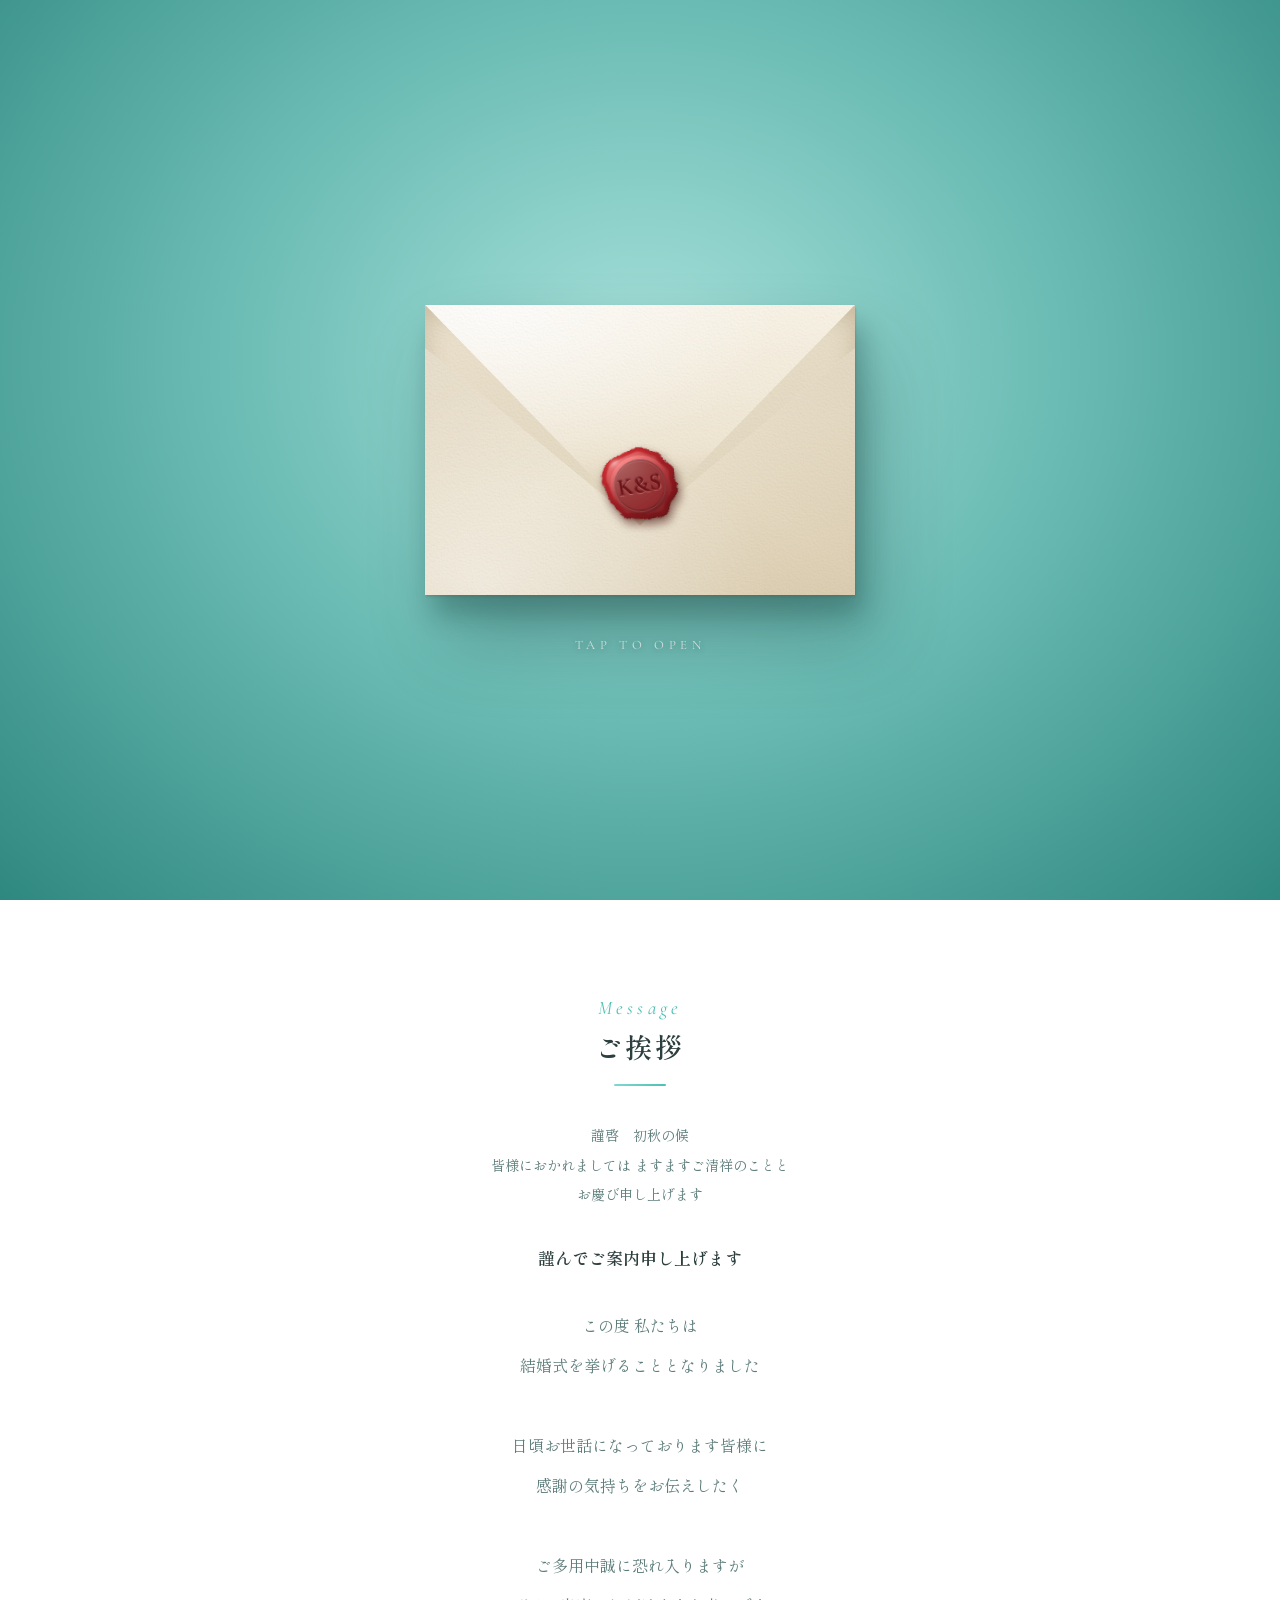
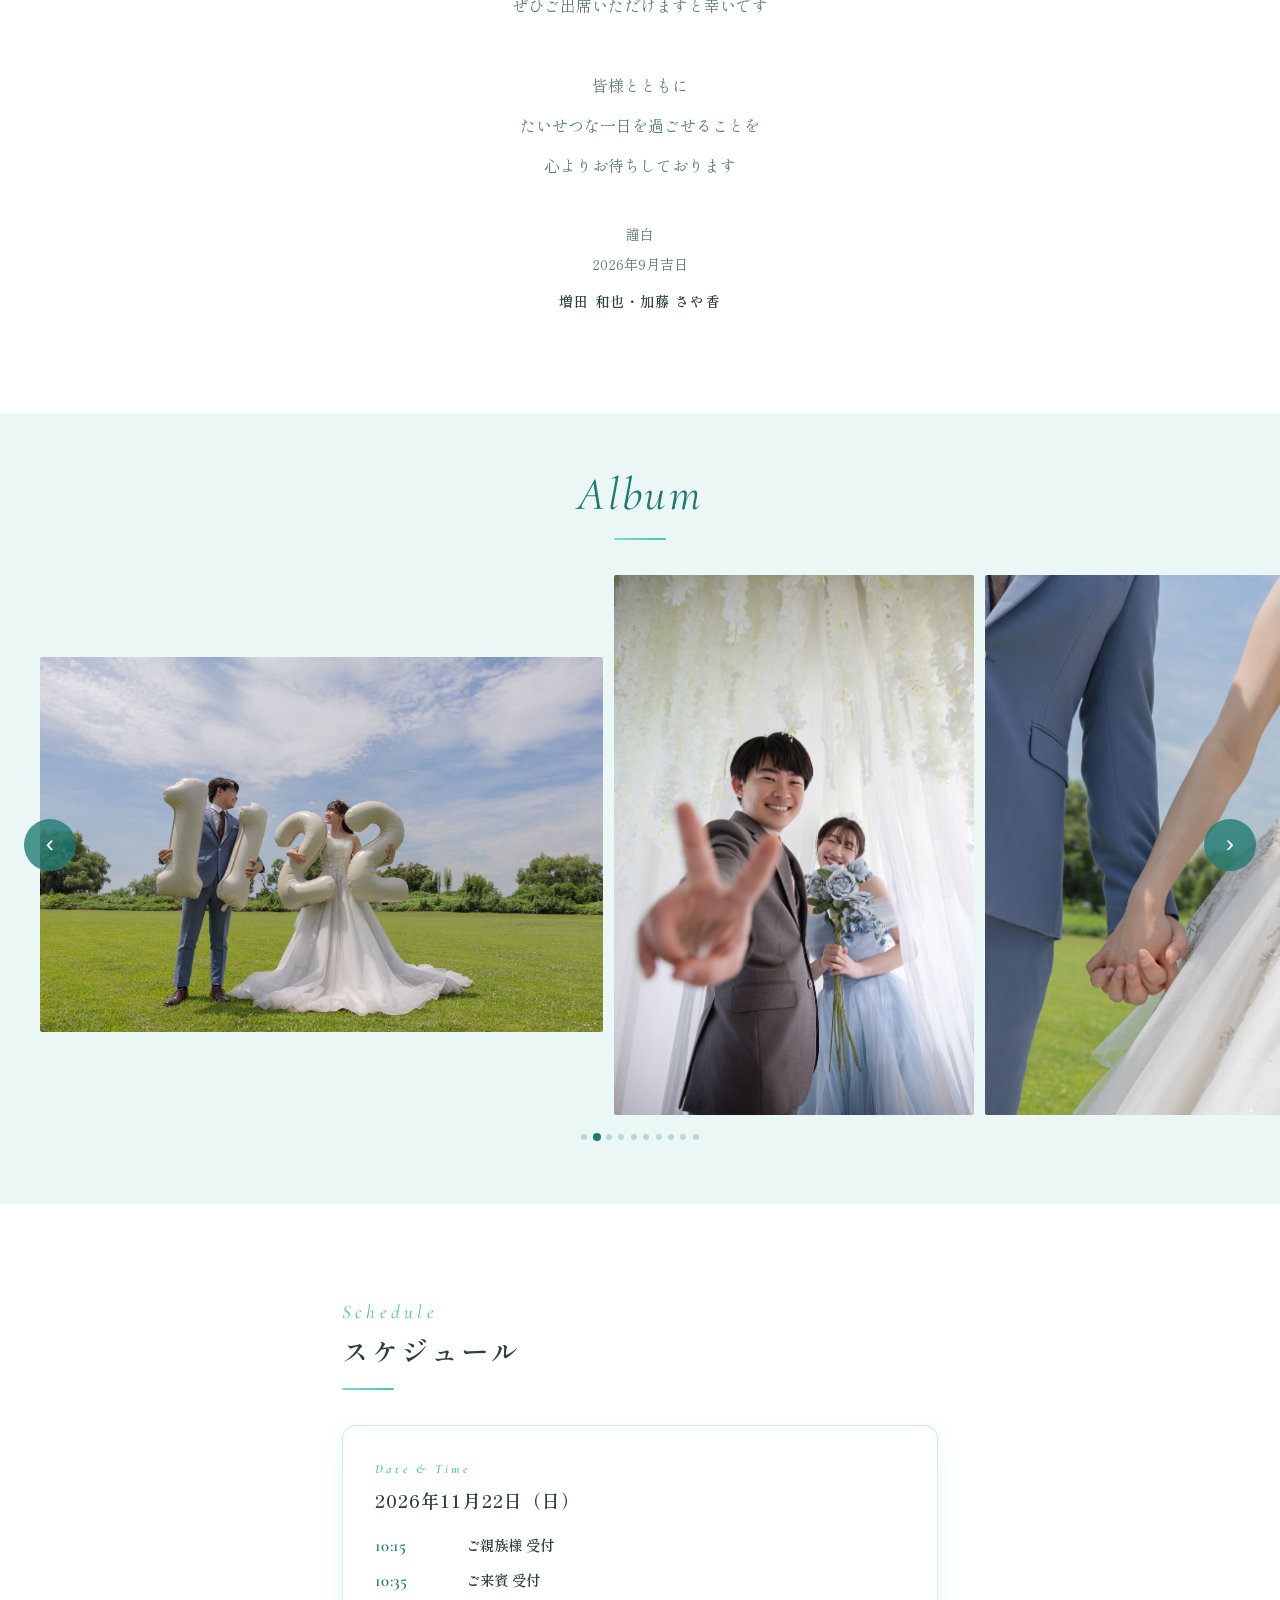
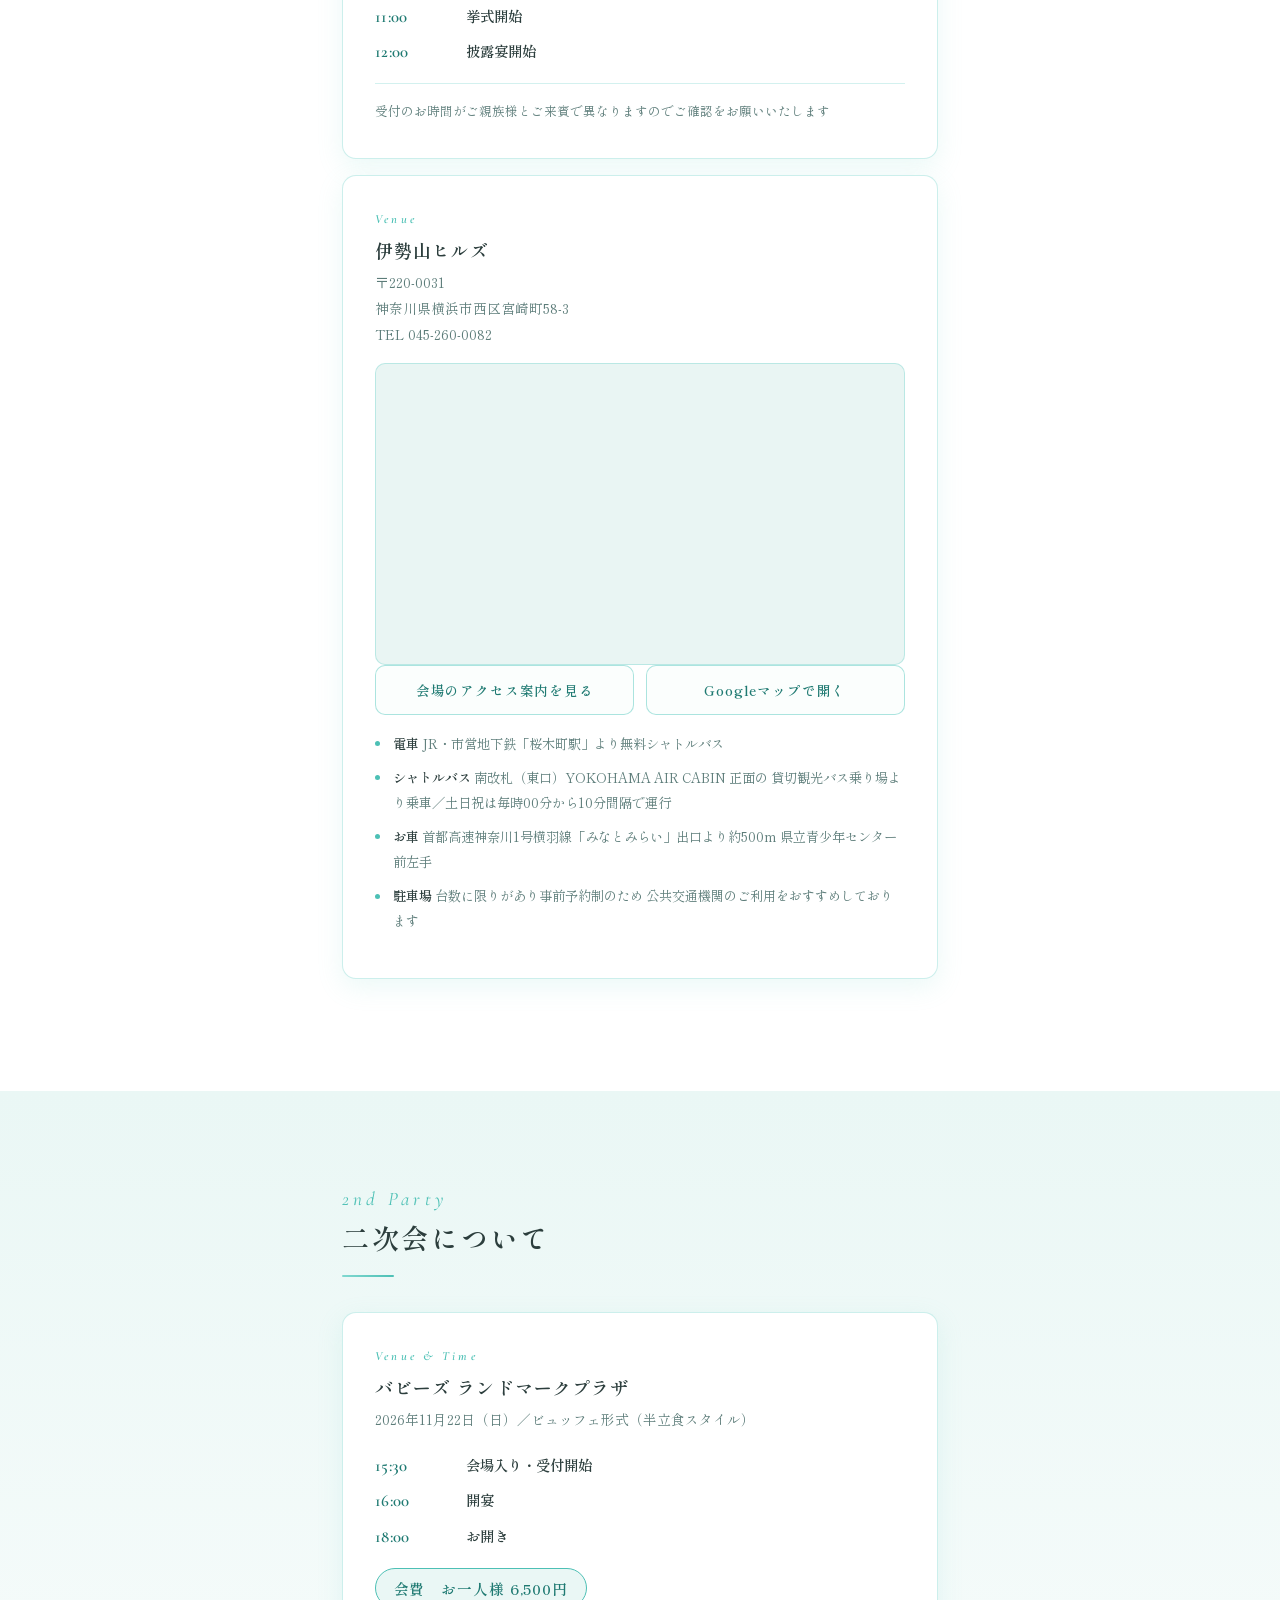
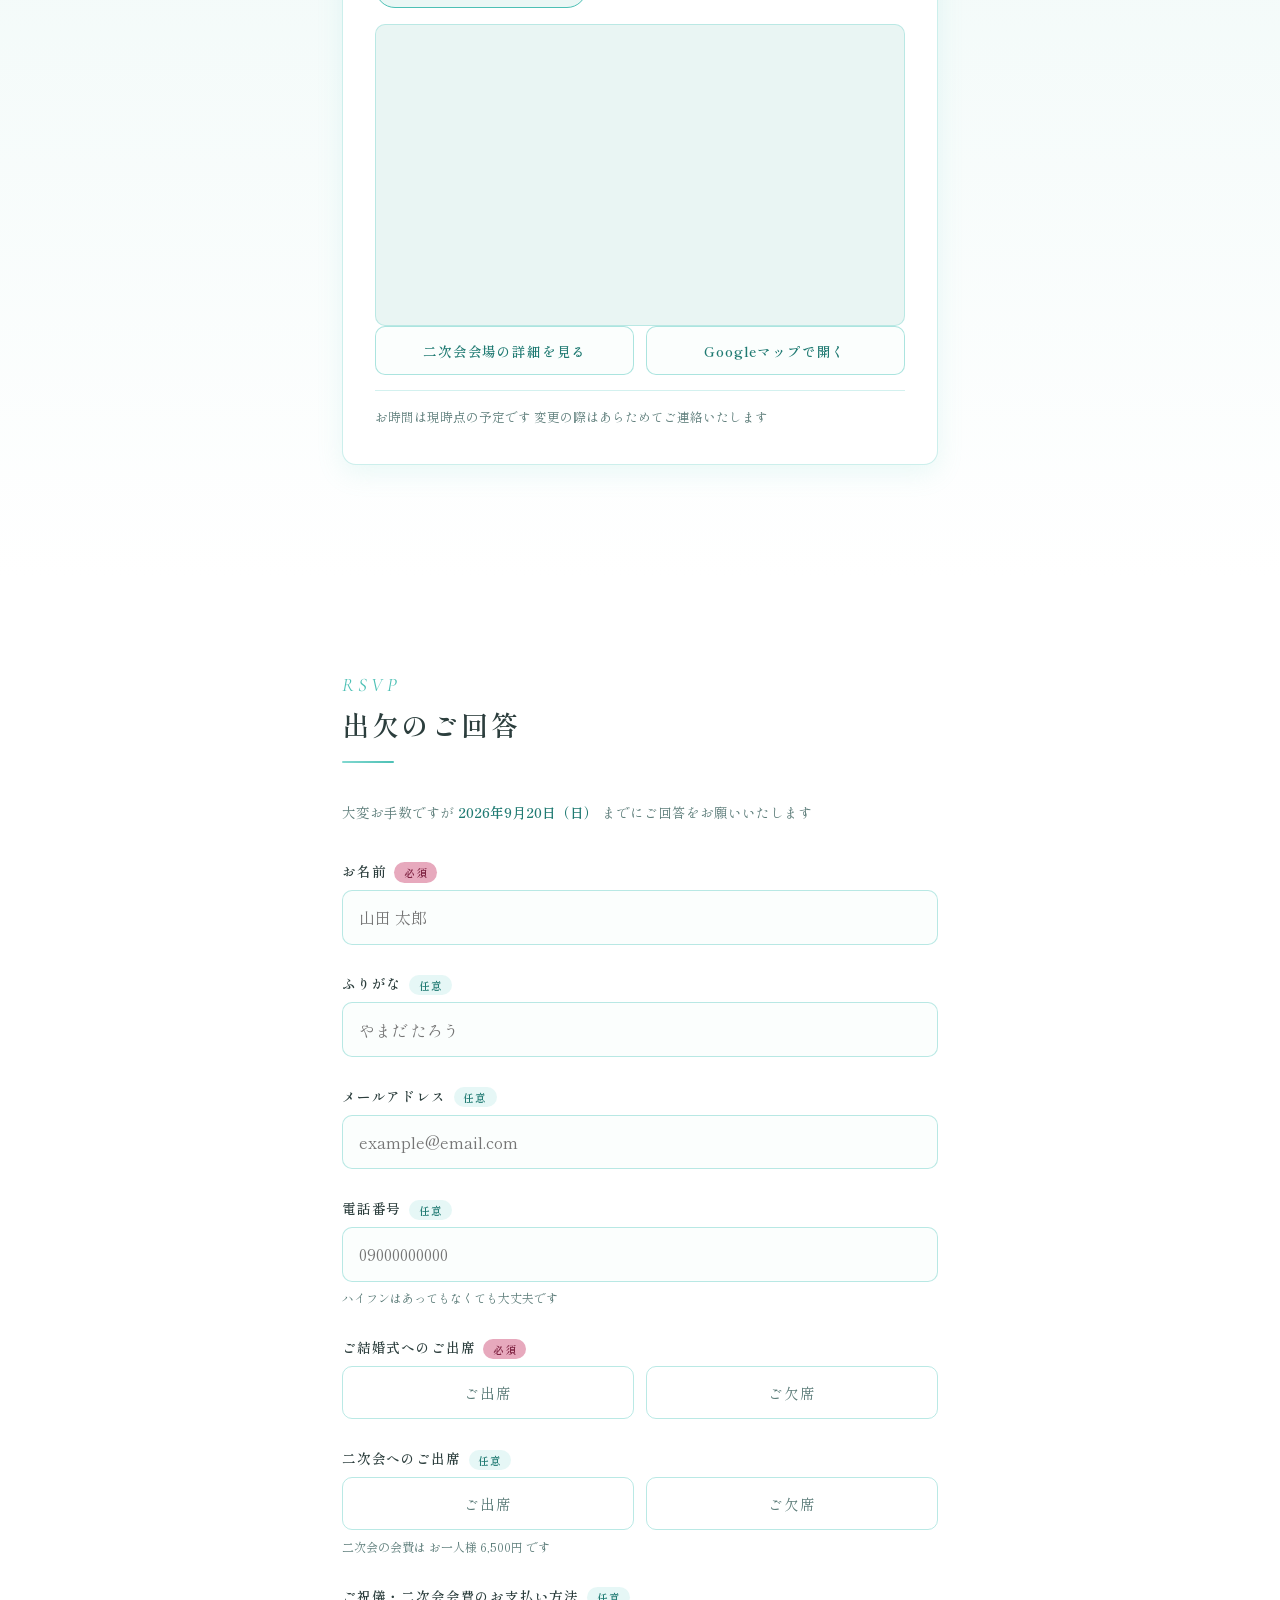
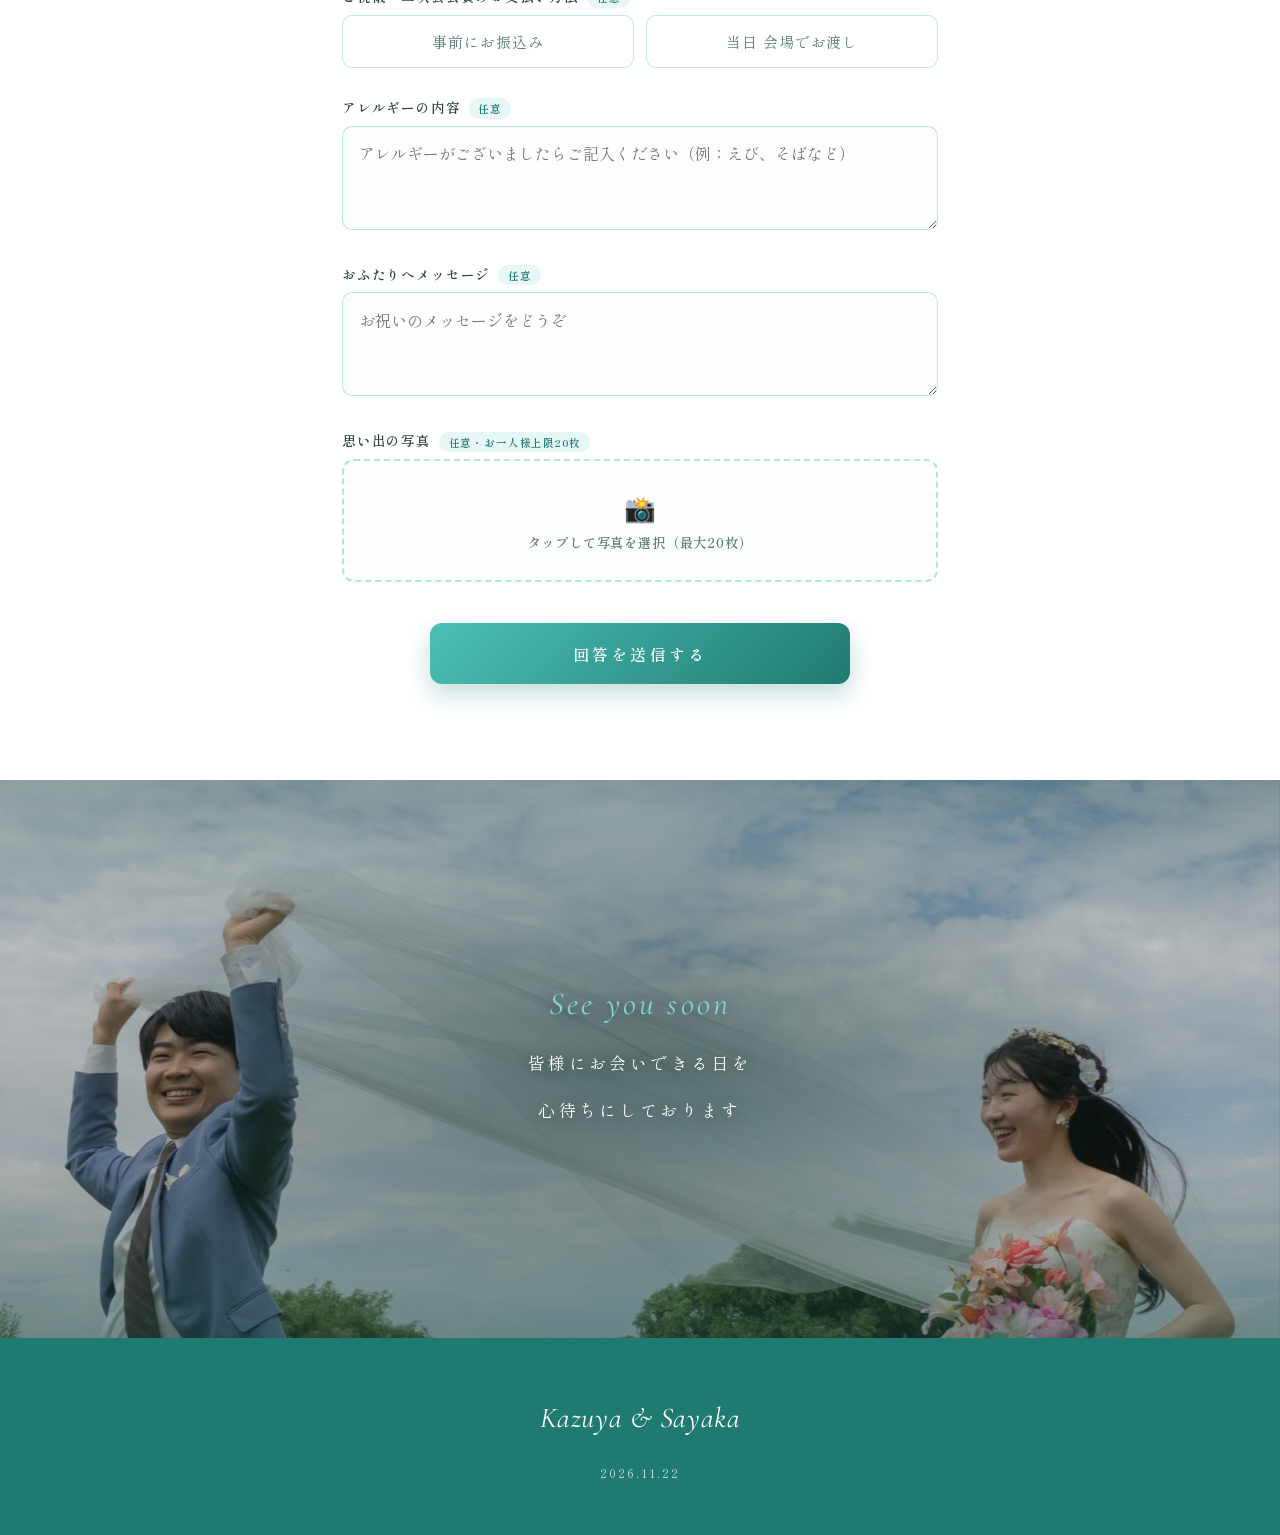
<file: index.html>
<!DOCTYPE html>
<html lang="ja">
<head>
  <meta charset="UTF-8">
  <meta name="viewport" content="width=device-width, initial-scale=1.0">
  <title>増田和也 ・ 加藤さや香 ご結婚式 招待状</title>
  <meta name="description" content="増田和也・加藤さや香 結婚式のご案内　2026年11月22日（日）伊勢山ヒルズ">
  <meta property="og:type" content="website">
  <meta property="og:title" content="増田和也 ・ 加藤さや香 ご結婚式 招待状">
  <meta property="og:description" content="2026年11月22日（日）伊勢山ヒルズ　ご出欠のご回答をお願いいたします">
  <meta property="og:image" content="https://kakky-lab.github.io/wedding-invitation/images/g01.jpg">
  <meta name="theme-color" content="#16233f">
  <link rel="preconnect" href="https://fonts.googleapis.com">
  <link rel="preconnect" href="https://fonts.gstatic.com" crossorigin>
  <link href="https://fonts.googleapis.com/css2?family=Shippori+Mincho:wght@400;600;800&family=Cormorant+Garamond:ital,wght@0,300;0,400;0,600;1,300;1,400;1,500&display=swap" rel="stylesheet">
  <link rel="stylesheet" href="assets/style.css?v=085d2be4">
  <noscript><style>
    #opening{ display:none !important; }
    body.letter-locked{ overflow:auto !important; height:auto !important; }
    .fade-in{ opacity:1 !important; transform:none !important; }
  </style></noscript>
</head>
<body class="letter-locked" data-variant="both">

<!-- ══ オープニング：封筒 → 便箋 → 招待状 ══ -->
<div id="opening" class="opening">
  <div class="opening-inner">
    <button type="button" class="envelope" id="envelope" aria-label="封筒を開いて招待状を見る">
      <span class="env-body"></span>
      <span class="env-lining"></span>
      <span class="env-flap"></span>
      <span class="env-front"></span>

      <!-- 紙の繊維（光の当たり方まで計算して質感を出している） -->
      <span class="env-grain" aria-hidden="true">
        <svg viewBox="0 0 320 220" preserveAspectRatio="xMidYMid slice">
          <filter id="paperTex" x="0" y="0" width="100%" height="100%">
            <feTurbulence type="fractalNoise" baseFrequency="0.95" numOctaves="4" seed="3" result="n"/>
            <feDiffuseLighting in="n" lighting-color="#ffffff" surfaceScale="0.75">
              <feDistantLight azimuth="118" elevation="62"/>
            </feDiffuseLighting>
          </filter>
          <rect width="320" height="220" filter="url(#paperTex)"/>
        </svg>
      </span>

      <!-- 赤いシーリングワックス -->
      <span class="env-seal">
        <svg viewBox="0 0 200 200" aria-hidden="true">
          <defs>
            <radialGradient id="waxFill" cx="36%" cy="30%" r="78%">
              <stop offset="0%"   stop-color="#e05a5c"/>
              <stop offset="34%"  stop-color="#c62b30"/>
              <stop offset="72%"  stop-color="#951c22"/>
              <stop offset="100%" stop-color="#610f14"/>
            </radialGradient>
            <radialGradient id="waxGloss" cx="32%" cy="24%" r="30%">
              <stop offset="0%"   stop-color="#fff" stop-opacity=".4"/>
              <stop offset="60%"  stop-color="#fff" stop-opacity=".07"/>
              <stop offset="100%" stop-color="#fff" stop-opacity="0"/>
            </radialGradient>
            <linearGradient id="rimGrad" x1="30%" y1="0%" x2="70%" y2="100%">
              <stop offset="0%"   stop-color="#e8686a"/>
              <stop offset="50%"  stop-color="#a82228"/>
              <stop offset="100%" stop-color="#6d1116"/>
            </linearGradient>

            <!-- 溶けた蝋の不規則な輪郭 -->
            <filter id="blobEdge" x="-30%" y="-30%" width="160%" height="160%">
              <feTurbulence type="fractalNoise" baseFrequency="0.016 0.023" numOctaves="5" seed="11" result="t"/>
              <feDisplacementMap in="SourceGraphic" in2="t" scale="26"
                                 xChannelSelector="R" yChannelSelector="G"/>
            </filter>

            <!-- 盛り上がりの陰影（実際にライティングを計算している） -->
            <filter id="waxRelief" x="-30%" y="-30%" width="160%" height="160%">
              <feGaussianBlur in="SourceAlpha" stdDeviation="4" result="b"/>
              <feSpecularLighting in="b" surfaceScale="6" specularConstant="0.55"
                                  specularExponent="30" lighting-color="#ffd9d4" result="sp">
                <fePointLight x="56" y="38" z="130"/>
              </feSpecularLighting>
              <feComposite in="sp" in2="SourceAlpha" operator="in" result="spc"/>
              <feComposite in="SourceGraphic" in2="spc" operator="arithmetic"
                           k1="0" k2="1" k3="0.32" k4="0"/>
            </filter>
          </defs>

          <g filter="url(#waxRelief)">
            <g filter="url(#blobEdge)">
              <circle cx="100" cy="100" r="66" fill="url(#waxFill)"/>
            </g>
            <!-- 押印で盛り上がった縁 -->
            <circle cx="100" cy="100" r="49" fill="none" stroke="url(#rimGrad)" stroke-width="8"/>
            <!-- 押し込まれた面 -->
            <circle cx="100" cy="100" r="45" fill="#8d1b21"/>
            <circle cx="100" cy="100" r="45" fill="none" stroke="rgba(60,6,10,.4)" stroke-width="2.5"/>
            <circle cx="100" cy="100" r="45" fill="none" stroke="rgba(255,190,185,.22)"
                    stroke-width="1.6" transform="translate(0,2.4)"/>
          </g>
          <ellipse cx="72" cy="62" rx="30" ry="21" fill="url(#waxGloss)" transform="rotate(-26 72 62)"/>
        </svg>
        <span class="seal-mono">K&amp;S</span>
      </span>
    </button>

    <div class="letter" id="letter">
      <p class="letter-script">Wedding Invitation</p>
      <div class="letter-rule"></div>
      <p class="letter-names">増田 和也 <span>&amp;</span> 加藤 さや香</p>
      <p class="letter-date">2026 . 11 . 22</p>
      <p class="letter-lead">ご案内状をお届けいたします</p>
    </div>

    <p class="open-hint">TAP TO OPEN</p>
  </div>
</div>

<!-- ══ HERO ══ -->
<section id="hero">
  <div class="hero-media" id="hero-media">
    <div class="hero-slide is-active">
      <picture>
        <source media="(min-width:900px)" srcset="images/hero1-d.jpg">
        <img src="images/hero1-m.jpg" alt="" fetchpriority="high">
      </picture>
    </div>
    <div class="hero-slide">
      <picture>
        <source media="(min-width:900px)" srcset="images/hero2-d.jpg">
        <img src="images/hero2-m.jpg" alt="" loading="lazy">
      </picture>
    </div>
    <div class="hero-slide">
      <picture>
        <source media="(min-width:900px)" srcset="images/hero3-d.jpg">
        <img src="images/hero3-m.jpg" alt="" loading="lazy">
      </picture>
    </div>
  </div>
  <div class="hero-overlay"></div>
  <div class="hero-text">
    <span class="hero-title">Our Wedding</span>
    <p class="hero-date">2026 . 11 . 22</p>
    <p class="hero-names">増田 和也 <span>&amp;</span> 加藤 さや香</p>
  </div>
  <p class="scroll-hint">scroll</p>
</section>

<!-- ══ ご挨拶 ══ -->
<section id="message">
  <div class="section section-center fade-in">
    <p class="section-label">Message</p>
    <h2 class="section-title">ご挨拶</h2>
    <div class="divider"></div>
    <p class="message-text">
      <span class="message-greeting">
        謹啓　初秋の候<br>
        皆様におかれましては ますますご清祥のことと<br>
        お慶び申し上げます
      </span>
      <strong>謹んでご案内申し上げます</strong>
      この度 私たちは<br>結婚式を挙げることとなりました<br><br>
      日頃お世話になっております皆様に<br>
      感謝の気持ちをお伝えしたく<br><br>
      ご多用中誠に恐れ入りますが<br>
      ぜひご出席いただけますと幸いです<br><br>
      皆様とともに<br>
      たいせつな一日を過ごせることを<br>
      心よりお待ちしております
      <span class="message-close">
        謹白<br>
        2026年9月吉日
        <span class="message-sign">増田 和也・加藤 さや香</span>
      </span>
    </p>
  </div>
</section>

<!-- ══ ギャラリー ══ -->
<section id="gallery">
  <div class="gallery-head fade-in">
    <h2 class="album-title">Album</h2>
    <div class="divider"></div>
  </div>
  <div class="gallery">
    <button type="button" class="g-nav prev" aria-label="前の写真">&#8249;</button>
    <div class="g-track" id="g-track">
      <figure class="g-slide" style="--ar:1.5"><img src="images/g01.jpg" alt="" decoding="async"></figure>
      <figure class="g-slide" style="--ar:0.666"><img src="images/g02.jpg" alt="" decoding="async"></figure>
      <figure class="g-slide" style="--ar:0.666"><img src="images/g03.jpg" alt="" loading="lazy" decoding="async"></figure>
      <figure class="g-slide" style="--ar:1.5"><img src="images/g04.jpg" alt="" loading="lazy" decoding="async"></figure>
      <figure class="g-slide" style="--ar:0.666"><img src="images/g05.jpg" alt="" loading="lazy" decoding="async"></figure>
      <figure class="g-slide" style="--ar:1.5"><img src="images/g06.jpg" alt="" loading="lazy" decoding="async"></figure>
      <figure class="g-slide" style="--ar:0.666"><img src="images/g07.jpg" alt="" loading="lazy" decoding="async"></figure>
      <figure class="g-slide" style="--ar:0.666"><img src="images/g08.jpg" alt="" loading="lazy" decoding="async"></figure>
      <figure class="g-slide" style="--ar:1.5"><img src="images/g09.jpg" alt="" loading="lazy" decoding="async"></figure>
      <figure class="g-slide" style="--ar:1.5"><img src="images/g10.jpg" alt="" loading="lazy" decoding="async"></figure>
    </div>
    <button type="button" class="g-nav next" aria-label="次の写真">&#8250;</button>
  </div>
  <div class="g-dots" id="g-dots"></div>
</section>

<!-- ══ 一次会：スケジュールと会場 ══ -->
<section id="info" data-v="ceremony">
  <div class="section fade-in">
    <p class="section-label">Schedule</p>
    <h2 class="section-title">スケジュール</h2>
    <div class="divider"></div>

    <div class="info-box">
      <p class="info-label">Date &amp; Time</p>
      <p class="info-main">2026年11月22日（日）</p>
      <div style="margin-top:.9rem;">
        <div class="schedule-row"><span class="schedule-time">10:15</span><span class="schedule-label">ご親族様 受付</span></div>
        <div class="schedule-row"><span class="schedule-time">10:35</span><span class="schedule-label">ご来賓 受付</span></div>
        <div class="schedule-row"><span class="schedule-time">11:00</span><span class="schedule-label">挙式開始</span></div>
        <div class="schedule-row"><span class="schedule-time">12:00</span><span class="schedule-label">披露宴開始</span></div>
      </div>
      <p class="schedule-note">受付のお時間がご親族様とご来賓で異なりますのでご確認をお願いいたします</p>
    </div>

    <div class="info-box">
      <p class="info-label">Venue</p>
      <p class="info-main">伊勢山ヒルズ</p>
      <p class="info-sub">〒220-0031<br>神奈川県横浜市西区宮崎町58-3<br>TEL 045-260-0082</p>

      <!-- 会場写真：画像が用意でき次第 ここに img を追加 -->
      <div class="venue-photos" id="venue-photos-ceremony"></div>

      <div class="map-frame">
        <iframe
          src="https://maps.google.com/maps?q=%E4%BC%8A%E5%8B%A2%E5%B1%B1%E3%83%92%E3%83%AB%E3%82%BA%20%E7%A5%9E%E5%A5%88%E5%B7%9D%E7%9C%8C%E6%A8%AA%E6%B5%9C%E5%B8%82%E8%A5%BF%E5%8C%BA%E5%AE%AE%E5%B4%8E%E7%94%BA58-3&amp;z=16&amp;output=embed"
          title="伊勢山ヒルズ 地図" loading="lazy"
          referrerpolicy="no-referrer-when-downgrade" allowfullscreen></iframe>
      </div>

      <div class="link-row">
        <a class="link-btn" href="https://www.bestbridal.co.jp/yokohama/iseyama-hills/access/" target="_blank" rel="noopener">会場のアクセス案内を見る</a>
        <a class="link-btn" href="https://www.google.com/maps/search/?api=1&amp;query=%E4%BC%8A%E5%8B%A2%E5%B1%B1%E3%83%92%E3%83%AB%E3%82%BA" target="_blank" rel="noopener">Googleマップで開く</a>
      </div>

      <ul class="access-list">
        <li><strong>電車</strong> JR・市営地下鉄「桜木町駅」より無料シャトルバス</li>
        <li><strong>シャトルバス</strong> 南改札（東口）YOKOHAMA AIR CABIN 正面の 貸切観光バス乗り場より乗車／土日祝は毎時00分から10分間隔で運行</li>
        <li><strong>お車</strong> 首都高速神奈川1号横羽線「みなとみらい」出口より約500m 県立青少年センター前左手</li>
        <li><strong>駐車場</strong> 台数に限りがあり事前予約制のため 公共交通機関のご利用をおすすめしております</li>
      </ul>
    </div>
  </div>
</section>

<!-- ══ 二次会 ══ -->
<section id="party-info" data-v="party">
  <div class="section fade-in">
    <p class="section-label">2nd Party</p>
    <h2 class="section-title">二次会について</h2>
    <div class="divider"></div>

    <div class="info-box">
      <p class="info-label">Venue &amp; Time</p>
      <p class="info-main">バビーズ ランドマークプラザ</p>
      <p class="info-sub">2026年11月22日（日）／ビュッフェ形式（半立食スタイル）</p>

      <div style="margin-top:.9rem;">
        <div class="schedule-row"><span class="schedule-time">15:30</span><span class="schedule-label">会場入り・受付開始</span></div>
        <div class="schedule-row"><span class="schedule-time">16:00</span><span class="schedule-label">開宴</span></div>
        <div class="schedule-row"><span class="schedule-time">18:00</span><span class="schedule-label">お開き</span></div>
      </div>

      <p class="fee-badge">会費　お一人様 6,500円</p>

      <!-- 会場写真：画像が用意でき次第 ここに img を追加 -->
      <div class="venue-photos" id="venue-photos-party"></div>

      <div class="map-frame">
        <iframe
          src="https://maps.google.com/maps?q=%E3%83%A9%E3%83%B3%E3%83%89%E3%83%9E%E3%83%BC%E3%82%AF%E3%83%97%E3%83%A9%E3%82%B6%20%E6%A8%AA%E6%B5%9C&amp;z=16&amp;output=embed"
          title="バビーズ ランドマークプラザ 地図" loading="lazy"
          referrerpolicy="no-referrer-when-downgrade" allowfullscreen></iframe>
      </div>

      <div class="link-row">
        <a class="link-btn" href="https://kekkonshikisoudan.com/lagf/bubbys-landmark-plaza/" target="_blank" rel="noopener">二次会会場の詳細を見る</a>
        <a class="link-btn" href="https://www.google.com/maps/search/?api=1&amp;query=%E3%83%90%E3%83%93%E3%83%BC%E3%82%BA%20%E3%83%A9%E3%83%B3%E3%83%89%E3%83%9E%E3%83%BC%E3%82%AF%E3%83%97%E3%83%A9%E3%82%B6" target="_blank" rel="noopener">Googleマップで開く</a>
      </div>

      <p class="schedule-note">お時間は現時点の予定です 変更の際はあらためてご連絡いたします</p>
    </div>
  </div>
</section>

<!-- ══ 出欠のご回答 ══ -->
<section id="rsvp">
  <div class="section fade-in">
    <p class="section-label">RSVP</p>
    <h2 class="section-title">出欠のご回答</h2>
    <div class="divider"></div>
    <p class="form-note">大変お手数ですが <strong>2026年9月20日（日）</strong> までにご回答をお願いいたします</p>

    <p class="draft-note" id="draft-note">
      <span>前回の入力内容を復元しました</span>
      <button type="button" id="draft-clear">入力をリセット</button>
    </p>

    <form id="rsvp-form">

      <div class="form-group">
        <label for="f-name">お名前<span class="required">必須</span></label>
        <input type="text" id="f-name" name="name" placeholder="山田 太郎" autocomplete="name" required>
      </div>

      <div class="form-group">
        <label for="f-kana">ふりがな<span class="optional">任意</span></label>
        <input type="text" id="f-kana" name="nameKana" placeholder="やまだ たろう">
      </div>

      <div class="form-group">
        <label for="f-email">メールアドレス<span class="optional">任意</span></label>
        <input type="email" id="f-email" name="email" placeholder="example@email.com" autocomplete="email">
      </div>

      <div class="form-group">
        <label for="f-tel">電話番号<span class="optional">任意</span></label>
        <input type="tel" id="f-tel" name="tel" placeholder="09000000000" autocomplete="tel" inputmode="tel">
        <p class="field-hint">ハイフンはあってもなくても大丈夫です</p>
      </div>

      <div class="form-group" data-v="ceremony">
        <label>ご結婚式へのご出席<span class="required">必須</span></label>
        <div class="radio-group">
          <div class="radio-item">
            <input type="radio" name="attendance" id="attend-yes" value="参加します" required>
            <label for="attend-yes">ご出席</label>
          </div>
          <div class="radio-item">
            <input type="radio" name="attendance" id="attend-no" value="参加しません">
            <label for="attend-no">ご欠席</label>
          </div>
        </div>
      </div>

      <div class="form-group" data-v="party">
        <label>二次会へのご出席<span class="optional" id="party-attendance-badge">任意</span></label>
        <div class="radio-group">
          <div class="radio-item">
            <input type="radio" name="partyAttendance" id="party-yes" value="参加します">
            <label for="party-yes">ご出席</label>
          </div>
          <div class="radio-item">
            <input type="radio" name="partyAttendance" id="party-no" value="参加しません">
            <label for="party-no">ご欠席</label>
          </div>
        </div>
        <p class="field-hint">二次会の会費は お一人様 6,500円 です</p>
      </div>

      <div class="form-group">
        <label>
          <span data-v="ceremony">ご祝儀</span><span class="v-both-only">・</span><span data-v="party">二次会会費</span>のお支払い方法<span class="optional">任意</span>
        </label>
        <div class="radio-group">
          <div class="radio-item">
            <input type="radio" name="giftMethod" id="gift-transfer" value="事前振込">
            <label for="gift-transfer">事前にお振込み</label>
          </div>
          <div class="radio-item">
            <input type="radio" name="giftMethod" id="gift-day" value="当日会場にてお渡し">
            <label for="gift-day">当日 会場でお渡し</label>
          </div>
        </div>

        <div class="bank-card" id="bank-card">
          <p class="bank-name">Bank Transfer</p>
          <div class="bank-row"><span class="bank-key">銀行名</span><span class="bank-val">みずほ銀行</span></div>
          <div class="bank-row"><span class="bank-key">支店名</span><span class="bank-val">本郷支店（075）</span></div>
          <div class="bank-row"><span class="bank-key">口座種別</span><span class="bank-val">普通預金</span></div>
          <div class="bank-row"><span class="bank-key">口座番号</span><span class="bank-val">4179333</span></div>
          <div class="bank-row"><span class="bank-key">口座名義</span><span class="bank-val">マスダ サヤカ</span></div>
          <p class="bank-deadline">事前にお振込みの場合は 2026年11月16日（月）中までにお願いいたします</p>
        </div>
      </div>

      <div class="form-group">
        <label for="f-allergy">アレルギーの内容<span class="optional">任意</span></label>
        <textarea id="f-allergy" name="allergy" placeholder="アレルギーがございましたらご記入ください（例：えび、そばなど）"></textarea>
      </div>

      <div class="form-group">
        <label for="f-message">おふたりへメッセージ<span class="optional">任意</span></label>
        <textarea id="f-message" name="message" placeholder="お祝いのメッセージをどうぞ"></textarea>
      </div>

      <div class="form-group">
        <label>思い出の写真<span class="optional">任意・お一人様上限20枚</span></label>
        <label class="file-upload" for="photo-input">
          <input type="file" id="photo-input" accept="image/*" multiple>
          <div class="fu-icon">&#128248;</div>
          <div class="fu-text">タップして写真を選択（最大20枚）</div>
        </label>
        <p class="file-count" id="file-count"></p>
        <div class="file-preview" id="file-preview"></div>
      </div>

      <button type="submit" class="submit-btn" id="submit-btn">回答を送信する</button>
      <p id="error-msg">送信に失敗しました。お手数ですが時間をおいて再度お試しいただくか、増田までご連絡ください。</p>
    </form>

    <div id="thanks">
      <p class="thanks-icon">Thank you</p>
      <h2>ご回答ありがとうございます</h2>
      <p>当日お会いできることを<br>心よりお待ちしております</p>
    </div>
  </div>
</section>

<!-- ══ 写真の帯（締めくくり） ══ -->
<section class="photo-band" id="photo-band">
  <div class="pb-media" id="pb-media">
    <picture>
      <source media="(min-width:900px)" srcset="images/band-d.jpg">
      <img src="images/band-m.jpg" alt="" loading="lazy" decoding="async">
    </picture>
  </div>
  <div class="pb-overlay"></div>
  <div class="pb-text">
    <p class="pb-script">See you soon</p>
    <p class="pb-lead">皆様にお会いできる日を<br>心待ちにしております</p>
  </div>
</section>

<footer>
  <span class="footer-names">Kazuya &amp; Sayaka</span>
  <p>2026.11.22</p>
</footer>

<script src="assets/app.js?v=085d2be4"></script>
</body>
</html>
</file>
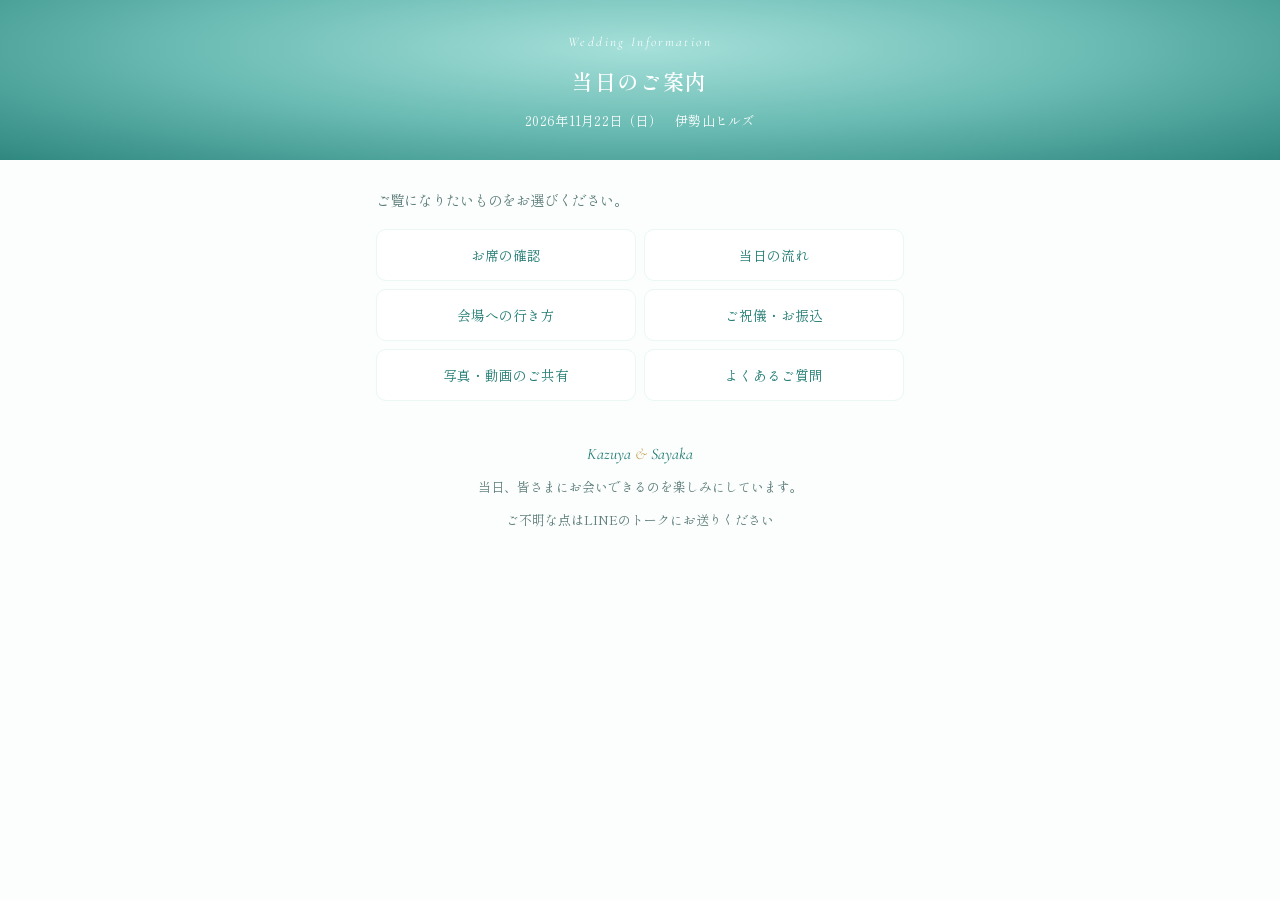
<file: line/index.html>
<!doctype html>
<html lang="ja">
<head>
<meta charset="utf-8">
<meta name="viewport" content="width=device-width, initial-scale=1">
<meta name="robots" content="noindex, nofollow">
<title>当日のご案内｜増田・加藤 結婚式</title>
<meta name="description" content="増田和也・加藤さや香 結婚式 当日のご案内">
<link rel="preconnect" href="https://fonts.googleapis.com">
<link rel="preconnect" href="https://fonts.gstatic.com" crossorigin>
<link href="https://fonts.googleapis.com/css2?family=Shippori+Mincho:wght@400;600&family=Cormorant+Garamond:ital,wght@0,300;0,400;1,300&display=swap" rel="stylesheet">
<style>*{margin:0;padding:0;box-sizing:border-box}
:root{--tiffany:#81d8d0;--tiffany-deep:#4dc0b5;--tiffany-dark:#1f7a72;--tiffany-mist:#eaf7f5;
 --cream:#fbfefd;--white:#fff;--ink:#2c3e3d;--sub:#5c7c79;--gold:#c9a961;
 --serif-jp:'Shippori Mincho','Hiragino Mincho ProN','Yu Mincho',serif;
 --serif-en:'Cormorant Garamond','Times New Roman',serif}
html{scroll-behavior:smooth}
body{font-family:var(--serif-jp);background:var(--cream);color:var(--ink);line-height:1.9;
 -webkit-font-smoothing:antialiased;overflow-x:hidden}
.wrap{max-width:560px;margin:0 auto;padding:0 16px}
header{background:radial-gradient(ellipse at 50% 30%,#a6e0da 0%,#6bbcb4 50%,#2f8880 100%);
 color:#fff;text-align:center;padding:30px 16px 26px}
header .en{font-family:var(--serif-en);font-style:italic;font-size:.82rem;letter-spacing:.18em;opacity:.9}
header h1{font-size:1.32rem;font-weight:600;letter-spacing:.08em;margin:.35rem 0 .5rem}
header .meta{font-size:.82rem;opacity:.95;letter-spacing:.02em}
main{padding:26px 0 8px}
.lead{font-size:.9rem;color:var(--sub);margin-bottom:1rem}
.card{background:var(--white);border:1px solid var(--tiffany-mist);border-radius:12px;
 padding:18px 16px;margin-bottom:12px;box-shadow:0 1px 3px rgba(31,122,114,.05)}
.card h3{font-size:.98rem;font-weight:600;margin-bottom:.5rem}
.card p,.card li{font-size:.9rem}
.card ul{list-style:none;margin-top:.4rem}
.card ul li{padding-left:1.05em;position:relative;margin-bottom:.3rem}
.card ul li::before{content:'・';position:absolute;left:0;color:var(--tiffany-deep)}
.hero{background:linear-gradient(160deg,#eaf7f5,#fff);border:1px solid var(--tiffany);
 border-radius:14px;padding:22px 18px;text-align:center;margin-bottom:12px}
.hero .big{font-size:1.05rem;font-weight:600;margin-bottom:.6rem}
.hero .how{display:inline-block;background:var(--white);border:1px dashed var(--tiffany-deep);
 border-radius:10px;padding:12px 16px;margin-top:.7rem;font-size:.92rem;text-align:left}
.hero .how b{color:var(--tiffany-dark)}
.tl{position:relative;padding-left:20px;margin-top:.6rem}
.tl::before{content:'';position:absolute;left:4px;top:7px;bottom:7px;width:1px;background:var(--tiffany)}
.tl .row{position:relative;display:flex;gap:.8rem;padding:5px 0;align-items:baseline}
.tl .row::before{content:'';position:absolute;left:-20px;top:13px;width:9px;height:9px;
 border-radius:50%;background:var(--white);border:2px solid var(--tiffany-deep)}
.tl .row.key::before{background:var(--tiffany-deep)}
.tl time{font-family:var(--serif-en);font-size:1rem;color:var(--tiffany-dark);flex:none;width:3.3em}
.tl .what{font-size:.92rem}
.tl .what small{display:block;color:var(--sub);font-size:.8rem;line-height:1.6}
.note{font-size:.82rem;color:var(--sub);background:var(--tiffany-mist);border-radius:8px;
 padding:10px 12px;margin-top:.7rem}
.btn-row{display:flex;flex-wrap:wrap;gap:8px;margin-top:.9rem}
.btn{flex:1 1 auto;min-width:46%;text-align:center;text-decoration:none;font-size:.86rem;
 padding:11px 10px;border-radius:999px;border:1px solid var(--tiffany-deep);
 color:var(--tiffany-dark);background:var(--white)}
.btn.fill{background:var(--tiffany-deep);color:#fff}
.map{border-radius:10px;overflow:hidden;margin-top:.8rem;aspect-ratio:16/10}
.map iframe{width:100%;height:100%;border:0;display:block}
.bank .deadline{display:block;background:var(--tiffany-dark);color:#fff;border-radius:8px;
 padding:9px 12px;font-size:.9rem;text-align:center;margin-bottom:.9rem}
.bank dl{display:grid;grid-template-columns:5.6em 1fr;gap:.35rem .6rem;font-size:.92rem}
.bank dt{color:var(--sub);font-size:.85rem}
.bank dd{font-weight:600;letter-spacing:.02em}
.bank .copy{width:100%;margin-top:.9rem;padding:11px;border-radius:999px;
 border:1px solid var(--tiffany-deep);background:var(--tiffany-deep);color:#fff;
 font-family:inherit;font-size:.88rem;cursor:pointer}
.bank .copy.done{background:var(--white);color:var(--tiffany-dark)}
details{background:var(--white);border:1px solid var(--tiffany-mist);border-radius:10px;
 margin-bottom:8px;overflow:hidden}
summary{padding:13px 15px;font-size:.92rem;font-weight:600;cursor:pointer;list-style:none;
 display:flex;justify-content:space-between;gap:.7rem;align-items:center}
summary::-webkit-details-marker{display:none}
summary::after{content:'＋';color:var(--tiffany-deep);flex:none;font-weight:400}
details[open] summary::after{content:'−'}
details .body{padding:0 15px 14px;font-size:.88rem;color:#3b4f4e}
.more{margin-top:28px;border-top:1px solid var(--tiffany-mist);padding-top:18px}
.more p{font-size:.82rem;color:var(--sub);margin-bottom:.6rem;letter-spacing:.04em}
.more ul{list-style:none;display:grid;grid-template-columns:1fr 1fr;gap:8px}
.more a{display:block;text-align:center;text-decoration:none;font-size:.86rem;padding:12px 8px;
 border-radius:10px;background:var(--white);border:1px solid var(--tiffany-mist);color:var(--tiffany-dark)}
footer{text-align:center;padding:30px 16px 42px;color:var(--sub);font-size:.8rem}
footer .names{font-family:var(--serif-en);font-style:italic;font-size:1rem;
 color:var(--tiffany-dark);margin-bottom:.35rem}
.chk{margin-top:.2rem}
.chk .row{display:flex;gap:8px}
.chk input{flex:1 1 auto;min-width:0;font-family:inherit;font-size:1rem;padding:11px 12px;
 border:1px solid var(--tiffany);border-radius:10px;background:var(--white);color:var(--ink)}
.chk input:focus{outline:2px solid var(--tiffany-deep);outline-offset:-1px}
.chk button{flex:none;padding:11px 18px;border-radius:10px;border:1px solid var(--tiffany-deep);
 background:var(--tiffany-deep);color:#fff;font-family:inherit;font-size:.9rem;cursor:pointer}
.chk button:disabled{opacity:.5;cursor:default}
.chk .out{margin-top:.8rem;border-radius:10px;padding:14px 15px;font-size:.92rem;display:none}
.chk .out.show{display:block}
.chk .out b{display:block;font-size:1rem;margin-bottom:.3rem}
.chk .out small{display:block;color:var(--sub);font-size:.8rem;line-height:1.65;margin-top:.4rem}
.chk .out.ok{background:var(--tiffany-mist);border:1px solid var(--tiffany-deep)}
.chk .out.ok b{color:var(--tiffany-dark)}
.chk .out.wait{background:#fffaf0;border:1px solid #e6cf9a}
.chk .out.wait b{color:#9a7b2f}
.chk .out.none{background:#f7f9f9;border:1px solid var(--tiffany-mist)}
.chk .out .asof{display:block;margin-top:.55rem;padding-top:.5rem;font-size:.76rem;
 color:var(--sub);border-top:1px dotted rgba(92,124,121,.35)}
@media (max-width:360px){.btn{min-width:100%}.more ul{grid-template-columns:1fr}
 .chk .row{flex-wrap:wrap}.chk button{width:100%}}</style>
</head>
<body>
<header>
  <p class="en">Wedding Information</p>
  <h1>当日のご案内</h1>
  <p class="meta">2026年11月22日（日）　伊勢山ヒルズ</p>
</header>
<div class="wrap">
<main>
<p class="lead">ご覧になりたいものをお選びください。</p>
  <nav class="more" style="margin-top:0;border-top:0;padding-top:0">
    <ul>
    <li><a href="https://kakky-lab.github.io/wedding-invitation/line/seat/">お席の確認</a></li>
    <li><a href="https://kakky-lab.github.io/wedding-invitation/line/schedule/">当日の流れ</a></li>
    <li><a href="https://kakky-lab.github.io/wedding-invitation/line/access/">会場への行き方</a></li>
    <li><a href="https://kakky-lab.github.io/wedding-invitation/line/gift/">ご祝儀・お振込</a></li>
    <li><a href="https://kakky-lab.github.io/wedding-invitation/line/photo/">写真・動画のご共有</a></li>
    <li><a href="https://kakky-lab.github.io/wedding-invitation/line/faq/">よくあるご質問</a></li>
    </ul>
  </nav>
</main>
</div>

<footer>
  <p class="names">Kazuya <span style="color:var(--gold)">&amp;</span> Sayaka</p>
  <p>当日、皆さまにお会いできるのを楽しみにしています。</p>
  <p style="margin-top:.5rem">ご不明な点はLINEのトークにお送りください</p>
</footer>
</body>
</html>
</file>
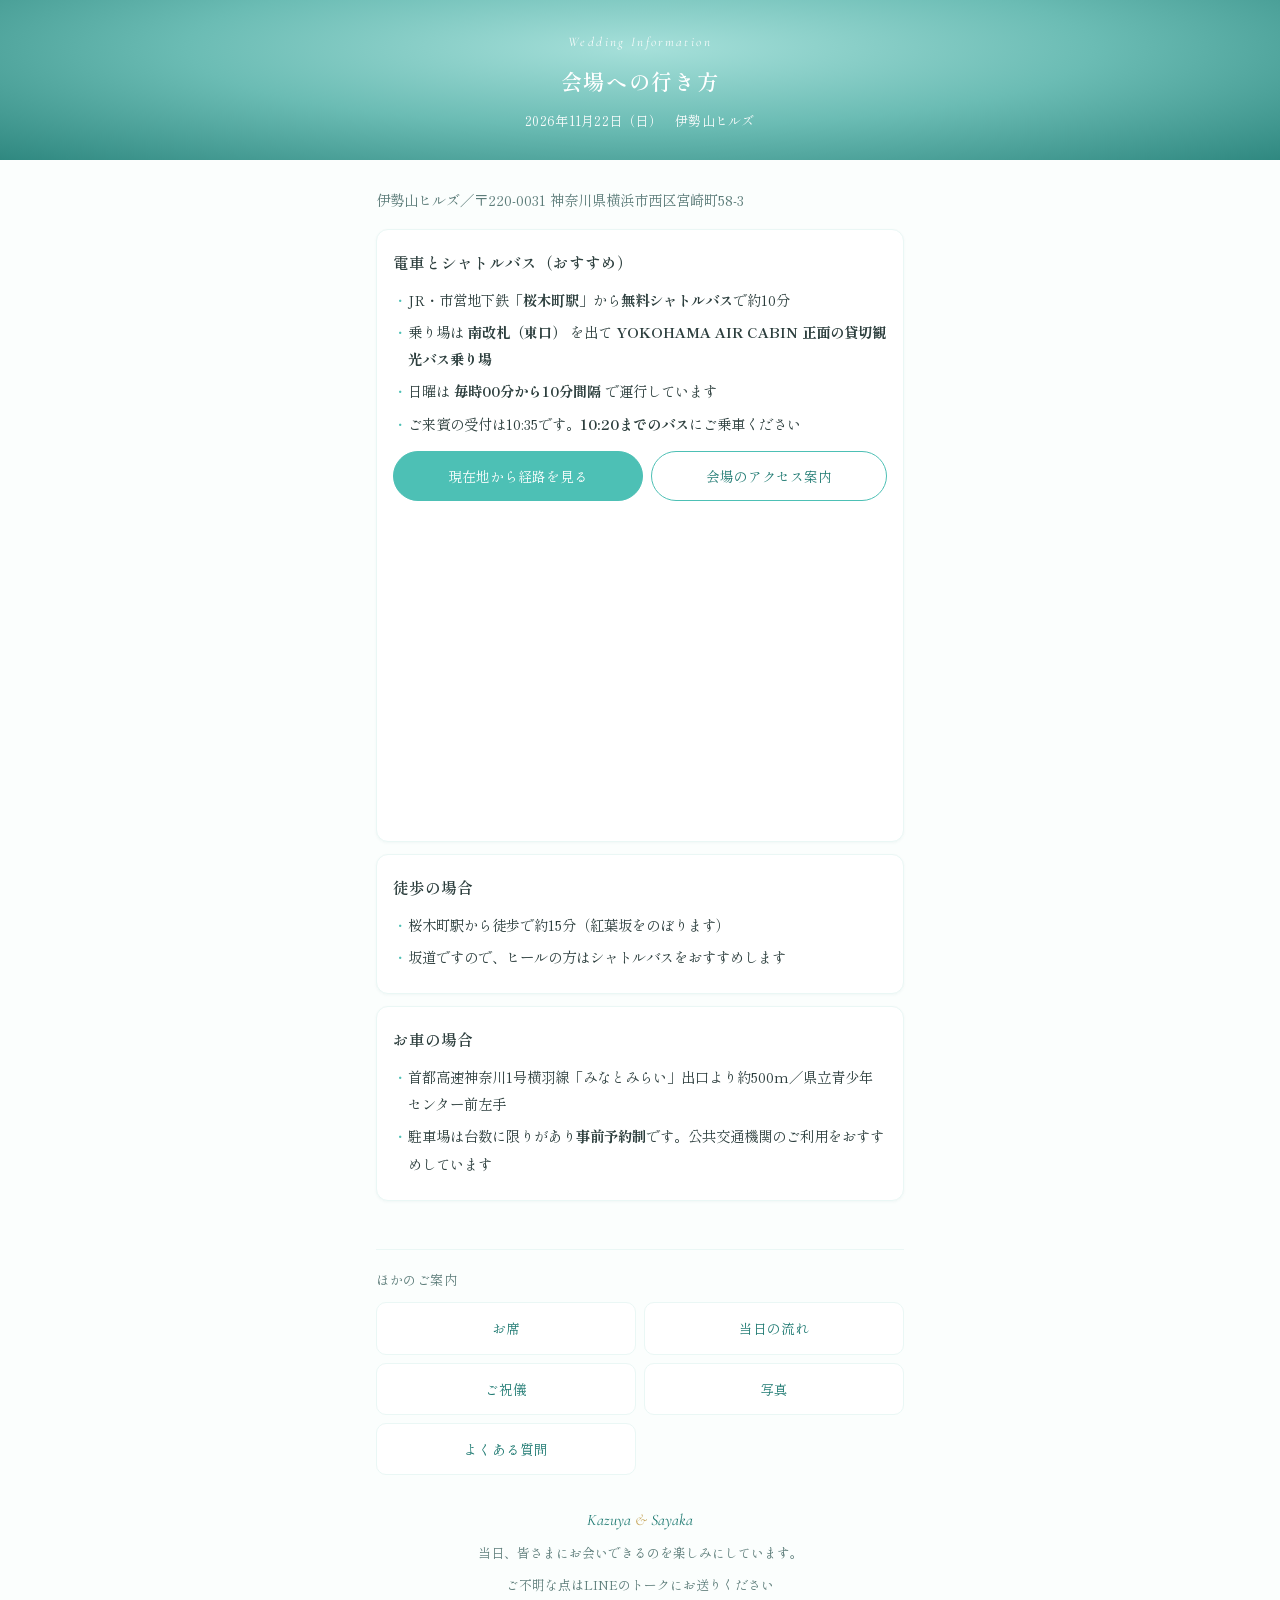
<file: line/access/index.html>
<!doctype html>
<html lang="ja">
<head>
<meta charset="utf-8">
<meta name="viewport" content="width=device-width, initial-scale=1">
<meta name="robots" content="noindex, nofollow">
<title>会場への行き方｜増田・加藤 結婚式</title>
<meta name="description" content="会場への行き方｜増田和也・加藤さや香 結婚式のご案内">
<link rel="preconnect" href="https://fonts.googleapis.com">
<link rel="preconnect" href="https://fonts.gstatic.com" crossorigin>
<link href="https://fonts.googleapis.com/css2?family=Shippori+Mincho:wght@400;600&family=Cormorant+Garamond:ital,wght@0,300;0,400;1,300&display=swap" rel="stylesheet">
<style>*{margin:0;padding:0;box-sizing:border-box}
:root{--tiffany:#81d8d0;--tiffany-deep:#4dc0b5;--tiffany-dark:#1f7a72;--tiffany-mist:#eaf7f5;
 --cream:#fbfefd;--white:#fff;--ink:#2c3e3d;--sub:#5c7c79;--gold:#c9a961;
 --serif-jp:'Shippori Mincho','Hiragino Mincho ProN','Yu Mincho',serif;
 --serif-en:'Cormorant Garamond','Times New Roman',serif}
html{scroll-behavior:smooth}
body{font-family:var(--serif-jp);background:var(--cream);color:var(--ink);line-height:1.9;
 -webkit-font-smoothing:antialiased;overflow-x:hidden}
.wrap{max-width:560px;margin:0 auto;padding:0 16px}
header{background:radial-gradient(ellipse at 50% 30%,#a6e0da 0%,#6bbcb4 50%,#2f8880 100%);
 color:#fff;text-align:center;padding:30px 16px 26px}
header .en{font-family:var(--serif-en);font-style:italic;font-size:.82rem;letter-spacing:.18em;opacity:.9}
header h1{font-size:1.32rem;font-weight:600;letter-spacing:.08em;margin:.35rem 0 .5rem}
header .meta{font-size:.82rem;opacity:.95;letter-spacing:.02em}
main{padding:26px 0 8px}
.lead{font-size:.9rem;color:var(--sub);margin-bottom:1rem}
.card{background:var(--white);border:1px solid var(--tiffany-mist);border-radius:12px;
 padding:18px 16px;margin-bottom:12px;box-shadow:0 1px 3px rgba(31,122,114,.05)}
.card h3{font-size:.98rem;font-weight:600;margin-bottom:.5rem}
.card p,.card li{font-size:.9rem}
.card ul{list-style:none;margin-top:.4rem}
.card ul li{padding-left:1.05em;position:relative;margin-bottom:.3rem}
.card ul li::before{content:'・';position:absolute;left:0;color:var(--tiffany-deep)}
.hero{background:linear-gradient(160deg,#eaf7f5,#fff);border:1px solid var(--tiffany);
 border-radius:14px;padding:22px 18px;text-align:center;margin-bottom:12px}
.hero .big{font-size:1.05rem;font-weight:600;margin-bottom:.6rem}
.hero .how{display:inline-block;background:var(--white);border:1px dashed var(--tiffany-deep);
 border-radius:10px;padding:12px 16px;margin-top:.7rem;font-size:.92rem;text-align:left}
.hero .how b{color:var(--tiffany-dark)}
.tl{position:relative;padding-left:20px;margin-top:.6rem}
.tl::before{content:'';position:absolute;left:4px;top:7px;bottom:7px;width:1px;background:var(--tiffany)}
.tl .row{position:relative;display:flex;gap:.8rem;padding:5px 0;align-items:baseline}
.tl .row::before{content:'';position:absolute;left:-20px;top:13px;width:9px;height:9px;
 border-radius:50%;background:var(--white);border:2px solid var(--tiffany-deep)}
.tl .row.key::before{background:var(--tiffany-deep)}
.tl time{font-family:var(--serif-en);font-size:1rem;color:var(--tiffany-dark);flex:none;width:3.3em}
.tl .what{font-size:.92rem}
.tl .what small{display:block;color:var(--sub);font-size:.8rem;line-height:1.6}
.note{font-size:.82rem;color:var(--sub);background:var(--tiffany-mist);border-radius:8px;
 padding:10px 12px;margin-top:.7rem}
.btn-row{display:flex;flex-wrap:wrap;gap:8px;margin-top:.9rem}
.btn{flex:1 1 auto;min-width:46%;text-align:center;text-decoration:none;font-size:.86rem;
 padding:11px 10px;border-radius:999px;border:1px solid var(--tiffany-deep);
 color:var(--tiffany-dark);background:var(--white)}
.btn.fill{background:var(--tiffany-deep);color:#fff}
.map{border-radius:10px;overflow:hidden;margin-top:.8rem;aspect-ratio:16/10}
.map iframe{width:100%;height:100%;border:0;display:block}
.bank .deadline{display:block;background:var(--tiffany-dark);color:#fff;border-radius:8px;
 padding:9px 12px;font-size:.9rem;text-align:center;margin-bottom:.9rem}
.bank dl{display:grid;grid-template-columns:5.6em 1fr;gap:.35rem .6rem;font-size:.92rem}
.bank dt{color:var(--sub);font-size:.85rem}
.bank dd{font-weight:600;letter-spacing:.02em}
.bank .copy{width:100%;margin-top:.9rem;padding:11px;border-radius:999px;
 border:1px solid var(--tiffany-deep);background:var(--tiffany-deep);color:#fff;
 font-family:inherit;font-size:.88rem;cursor:pointer}
.bank .copy.done{background:var(--white);color:var(--tiffany-dark)}
details{background:var(--white);border:1px solid var(--tiffany-mist);border-radius:10px;
 margin-bottom:8px;overflow:hidden}
summary{padding:13px 15px;font-size:.92rem;font-weight:600;cursor:pointer;list-style:none;
 display:flex;justify-content:space-between;gap:.7rem;align-items:center}
summary::-webkit-details-marker{display:none}
summary::after{content:'＋';color:var(--tiffany-deep);flex:none;font-weight:400}
details[open] summary::after{content:'−'}
details .body{padding:0 15px 14px;font-size:.88rem;color:#3b4f4e}
.more{margin-top:28px;border-top:1px solid var(--tiffany-mist);padding-top:18px}
.more p{font-size:.82rem;color:var(--sub);margin-bottom:.6rem;letter-spacing:.04em}
.more ul{list-style:none;display:grid;grid-template-columns:1fr 1fr;gap:8px}
.more a{display:block;text-align:center;text-decoration:none;font-size:.86rem;padding:12px 8px;
 border-radius:10px;background:var(--white);border:1px solid var(--tiffany-mist);color:var(--tiffany-dark)}
footer{text-align:center;padding:30px 16px 42px;color:var(--sub);font-size:.8rem}
footer .names{font-family:var(--serif-en);font-style:italic;font-size:1rem;
 color:var(--tiffany-dark);margin-bottom:.35rem}
.chk{margin-top:.2rem}
.chk .row{display:flex;gap:8px}
.chk input{flex:1 1 auto;min-width:0;font-family:inherit;font-size:1rem;padding:11px 12px;
 border:1px solid var(--tiffany);border-radius:10px;background:var(--white);color:var(--ink)}
.chk input:focus{outline:2px solid var(--tiffany-deep);outline-offset:-1px}
.chk button{flex:none;padding:11px 18px;border-radius:10px;border:1px solid var(--tiffany-deep);
 background:var(--tiffany-deep);color:#fff;font-family:inherit;font-size:.9rem;cursor:pointer}
.chk button:disabled{opacity:.5;cursor:default}
.chk .out{margin-top:.8rem;border-radius:10px;padding:14px 15px;font-size:.92rem;display:none}
.chk .out.show{display:block}
.chk .out b{display:block;font-size:1rem;margin-bottom:.3rem}
.chk .out small{display:block;color:var(--sub);font-size:.8rem;line-height:1.65;margin-top:.4rem}
.chk .out.ok{background:var(--tiffany-mist);border:1px solid var(--tiffany-deep)}
.chk .out.ok b{color:var(--tiffany-dark)}
.chk .out.wait{background:#fffaf0;border:1px solid #e6cf9a}
.chk .out.wait b{color:#9a7b2f}
.chk .out.none{background:#f7f9f9;border:1px solid var(--tiffany-mist)}
.chk .out .asof{display:block;margin-top:.55rem;padding-top:.5rem;font-size:.76rem;
 color:var(--sub);border-top:1px dotted rgba(92,124,121,.35)}
@media (max-width:360px){.btn{min-width:100%}.more ul{grid-template-columns:1fr}
 .chk .row{flex-wrap:wrap}.chk button{width:100%}}</style>
</head>
<body>
<header>
  <p class="en">Wedding Information</p>
  <h1>会場への行き方</h1>
  <p class="meta">2026年11月22日（日）　伊勢山ヒルズ</p>
</header>
<div class="wrap">
<main>
<p class="lead">伊勢山ヒルズ／〒220-0031 神奈川県横浜市西区宮崎町58-3</p>
<div class="card">
  <h3>電車とシャトルバス（おすすめ）</h3>
  <ul>
    <li>JR・市営地下鉄「<strong>桜木町駅</strong>」から<strong>無料シャトルバス</strong>で約10分</li>
    <li>乗り場は <strong>南改札（東口）</strong> を出て <strong>YOKOHAMA AIR CABIN 正面の貸切観光バス乗り場</strong></li>
    <li>日曜は <strong>毎時00分から10分間隔</strong> で運行しています</li>
    <li>ご来賓の受付は10:35です。<strong>10:20までのバス</strong>にご乗車ください</li>
  </ul>
  <div class="btn-row">
    <a class="btn fill" href="https://www.google.com/maps/dir/?api=1&amp;destination=%E4%BC%8A%E5%8B%A2%E5%B1%B1%E3%83%92%E3%83%AB%E3%82%BA" target="_blank" rel="noopener">現在地から経路を見る</a>
    <a class="btn" href="https://www.bestbridal.co.jp/yokohama/iseyama-hills/access/" target="_blank" rel="noopener">会場のアクセス案内</a>
  </div>
  <div class="map">
    <iframe src="https://maps.google.com/maps?q=%E4%BC%8A%E5%8B%A2%E5%B1%B1%E3%83%92%E3%83%AB%E3%82%BA%20%E7%A5%9E%E5%A5%88%E5%B7%9D%E7%9C%8C%E6%A8%AA%E6%B5%9C%E5%B8%82%E8%A5%BF%E5%8C%BA%E5%AE%AE%E5%B4%8E%E7%94%BA58-3&amp;z=16&amp;output=embed"
      title="伊勢山ヒルズ 地図" loading="lazy" referrerpolicy="no-referrer-when-downgrade" allowfullscreen></iframe>
  </div>
</div>
<div class="card">
  <h3>徒歩の場合</h3>
  <ul>
    <li>桜木町駅から徒歩で約15分（紅葉坂をのぼります）</li>
    <li>坂道ですので、ヒールの方はシャトルバスをおすすめします</li>
  </ul>
</div>
<div class="card">
  <h3>お車の場合</h3>
  <ul>
    <li>首都高速神奈川1号横羽線「みなとみらい」出口より約500m／県立青少年センター前左手</li>
    <li>駐車場は台数に限りがあり<strong>事前予約制</strong>です。公共交通機関のご利用をおすすめしています</li>
  </ul>
</div>
</main>

  <nav class="more">
    <p>ほかのご案内</p>
    <ul>
    <li><a href="https://kakky-lab.github.io/wedding-invitation/line/seat/">お席</a></li>
    <li><a href="https://kakky-lab.github.io/wedding-invitation/line/schedule/">当日の流れ</a></li>
    <li><a href="https://kakky-lab.github.io/wedding-invitation/line/gift/">ご祝儀</a></li>
    <li><a href="https://kakky-lab.github.io/wedding-invitation/line/photo/">写真</a></li>
    <li><a href="https://kakky-lab.github.io/wedding-invitation/line/faq/">よくある質問</a></li>
    </ul>
  </nav>
</div>

<footer>
  <p class="names">Kazuya <span style="color:var(--gold)">&amp;</span> Sayaka</p>
  <p>当日、皆さまにお会いできるのを楽しみにしています。</p>
  <p style="margin-top:.5rem">ご不明な点はLINEのトークにお送りください</p>
</footer>
</body>
</html>
</file>
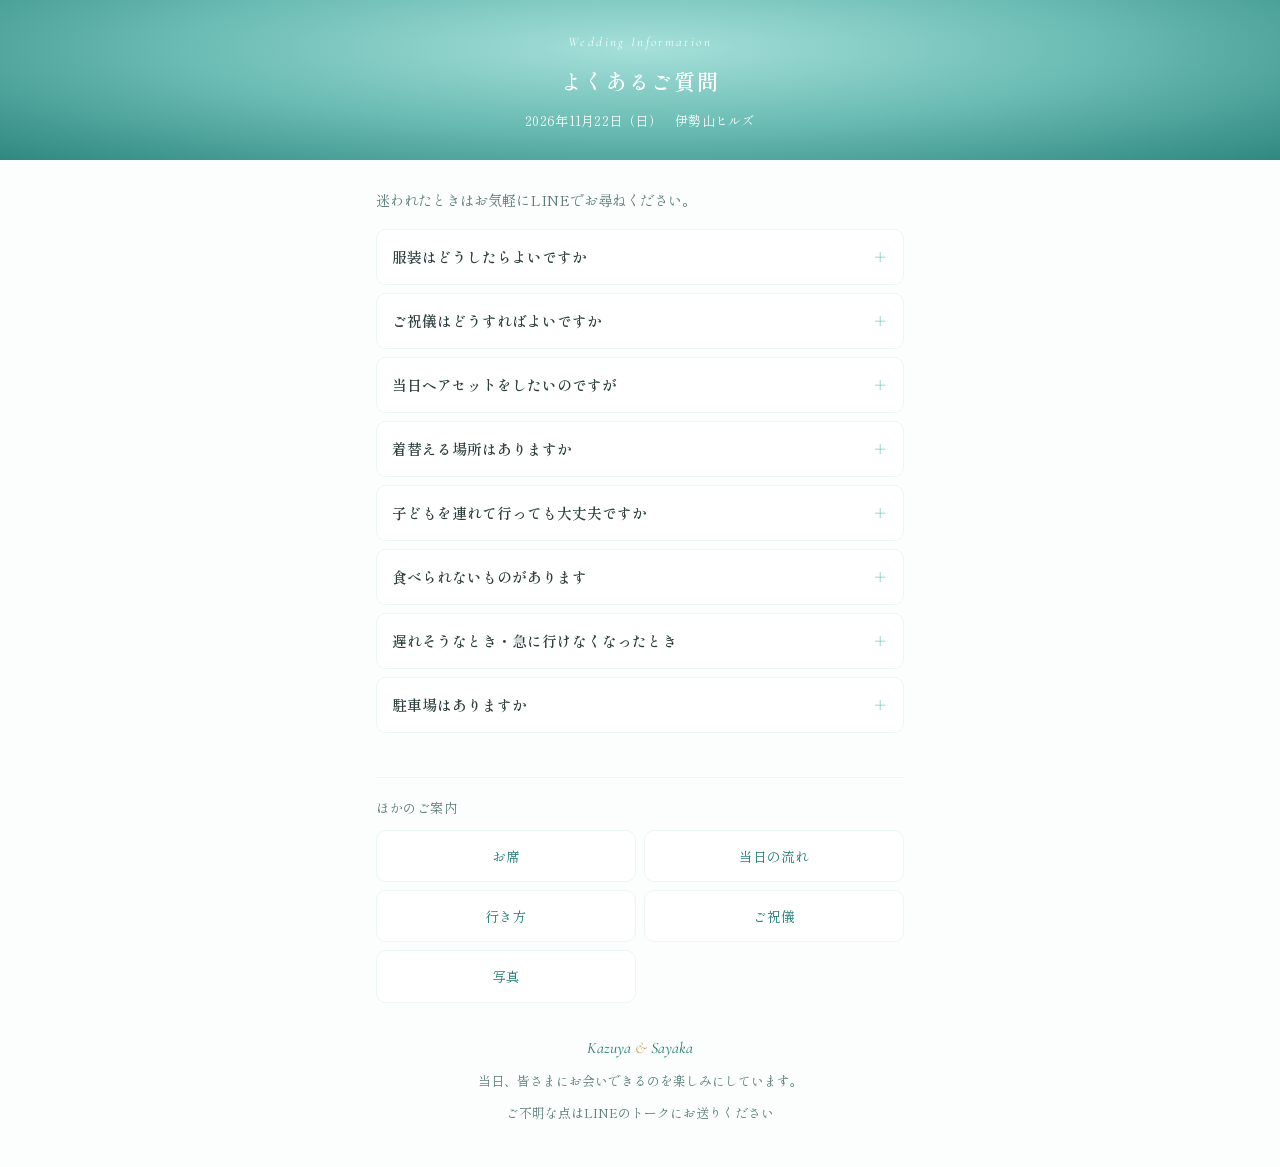
<file: line/faq/index.html>
<!doctype html>
<html lang="ja">
<head>
<meta charset="utf-8">
<meta name="viewport" content="width=device-width, initial-scale=1">
<meta name="robots" content="noindex, nofollow">
<title>よくあるご質問｜増田・加藤 結婚式</title>
<meta name="description" content="よくあるご質問｜増田和也・加藤さや香 結婚式のご案内">
<link rel="preconnect" href="https://fonts.googleapis.com">
<link rel="preconnect" href="https://fonts.gstatic.com" crossorigin>
<link href="https://fonts.googleapis.com/css2?family=Shippori+Mincho:wght@400;600&family=Cormorant+Garamond:ital,wght@0,300;0,400;1,300&display=swap" rel="stylesheet">
<style>*{margin:0;padding:0;box-sizing:border-box}
:root{--tiffany:#81d8d0;--tiffany-deep:#4dc0b5;--tiffany-dark:#1f7a72;--tiffany-mist:#eaf7f5;
 --cream:#fbfefd;--white:#fff;--ink:#2c3e3d;--sub:#5c7c79;--gold:#c9a961;
 --serif-jp:'Shippori Mincho','Hiragino Mincho ProN','Yu Mincho',serif;
 --serif-en:'Cormorant Garamond','Times New Roman',serif}
html{scroll-behavior:smooth}
body{font-family:var(--serif-jp);background:var(--cream);color:var(--ink);line-height:1.9;
 -webkit-font-smoothing:antialiased;overflow-x:hidden}
.wrap{max-width:560px;margin:0 auto;padding:0 16px}
header{background:radial-gradient(ellipse at 50% 30%,#a6e0da 0%,#6bbcb4 50%,#2f8880 100%);
 color:#fff;text-align:center;padding:30px 16px 26px}
header .en{font-family:var(--serif-en);font-style:italic;font-size:.82rem;letter-spacing:.18em;opacity:.9}
header h1{font-size:1.32rem;font-weight:600;letter-spacing:.08em;margin:.35rem 0 .5rem}
header .meta{font-size:.82rem;opacity:.95;letter-spacing:.02em}
main{padding:26px 0 8px}
.lead{font-size:.9rem;color:var(--sub);margin-bottom:1rem}
.card{background:var(--white);border:1px solid var(--tiffany-mist);border-radius:12px;
 padding:18px 16px;margin-bottom:12px;box-shadow:0 1px 3px rgba(31,122,114,.05)}
.card h3{font-size:.98rem;font-weight:600;margin-bottom:.5rem}
.card p,.card li{font-size:.9rem}
.card ul{list-style:none;margin-top:.4rem}
.card ul li{padding-left:1.05em;position:relative;margin-bottom:.3rem}
.card ul li::before{content:'・';position:absolute;left:0;color:var(--tiffany-deep)}
.hero{background:linear-gradient(160deg,#eaf7f5,#fff);border:1px solid var(--tiffany);
 border-radius:14px;padding:22px 18px;text-align:center;margin-bottom:12px}
.hero .big{font-size:1.05rem;font-weight:600;margin-bottom:.6rem}
.hero .how{display:inline-block;background:var(--white);border:1px dashed var(--tiffany-deep);
 border-radius:10px;padding:12px 16px;margin-top:.7rem;font-size:.92rem;text-align:left}
.hero .how b{color:var(--tiffany-dark)}
.tl{position:relative;padding-left:20px;margin-top:.6rem}
.tl::before{content:'';position:absolute;left:4px;top:7px;bottom:7px;width:1px;background:var(--tiffany)}
.tl .row{position:relative;display:flex;gap:.8rem;padding:5px 0;align-items:baseline}
.tl .row::before{content:'';position:absolute;left:-20px;top:13px;width:9px;height:9px;
 border-radius:50%;background:var(--white);border:2px solid var(--tiffany-deep)}
.tl .row.key::before{background:var(--tiffany-deep)}
.tl time{font-family:var(--serif-en);font-size:1rem;color:var(--tiffany-dark);flex:none;width:3.3em}
.tl .what{font-size:.92rem}
.tl .what small{display:block;color:var(--sub);font-size:.8rem;line-height:1.6}
.note{font-size:.82rem;color:var(--sub);background:var(--tiffany-mist);border-radius:8px;
 padding:10px 12px;margin-top:.7rem}
.btn-row{display:flex;flex-wrap:wrap;gap:8px;margin-top:.9rem}
.btn{flex:1 1 auto;min-width:46%;text-align:center;text-decoration:none;font-size:.86rem;
 padding:11px 10px;border-radius:999px;border:1px solid var(--tiffany-deep);
 color:var(--tiffany-dark);background:var(--white)}
.btn.fill{background:var(--tiffany-deep);color:#fff}
.map{border-radius:10px;overflow:hidden;margin-top:.8rem;aspect-ratio:16/10}
.map iframe{width:100%;height:100%;border:0;display:block}
.bank .deadline{display:block;background:var(--tiffany-dark);color:#fff;border-radius:8px;
 padding:9px 12px;font-size:.9rem;text-align:center;margin-bottom:.9rem}
.bank dl{display:grid;grid-template-columns:5.6em 1fr;gap:.35rem .6rem;font-size:.92rem}
.bank dt{color:var(--sub);font-size:.85rem}
.bank dd{font-weight:600;letter-spacing:.02em}
.bank .copy{width:100%;margin-top:.9rem;padding:11px;border-radius:999px;
 border:1px solid var(--tiffany-deep);background:var(--tiffany-deep);color:#fff;
 font-family:inherit;font-size:.88rem;cursor:pointer}
.bank .copy.done{background:var(--white);color:var(--tiffany-dark)}
details{background:var(--white);border:1px solid var(--tiffany-mist);border-radius:10px;
 margin-bottom:8px;overflow:hidden}
summary{padding:13px 15px;font-size:.92rem;font-weight:600;cursor:pointer;list-style:none;
 display:flex;justify-content:space-between;gap:.7rem;align-items:center}
summary::-webkit-details-marker{display:none}
summary::after{content:'＋';color:var(--tiffany-deep);flex:none;font-weight:400}
details[open] summary::after{content:'−'}
details .body{padding:0 15px 14px;font-size:.88rem;color:#3b4f4e}
.more{margin-top:28px;border-top:1px solid var(--tiffany-mist);padding-top:18px}
.more p{font-size:.82rem;color:var(--sub);margin-bottom:.6rem;letter-spacing:.04em}
.more ul{list-style:none;display:grid;grid-template-columns:1fr 1fr;gap:8px}
.more a{display:block;text-align:center;text-decoration:none;font-size:.86rem;padding:12px 8px;
 border-radius:10px;background:var(--white);border:1px solid var(--tiffany-mist);color:var(--tiffany-dark)}
footer{text-align:center;padding:30px 16px 42px;color:var(--sub);font-size:.8rem}
footer .names{font-family:var(--serif-en);font-style:italic;font-size:1rem;
 color:var(--tiffany-dark);margin-bottom:.35rem}
.chk{margin-top:.2rem}
.chk .row{display:flex;gap:8px}
.chk input{flex:1 1 auto;min-width:0;font-family:inherit;font-size:1rem;padding:11px 12px;
 border:1px solid var(--tiffany);border-radius:10px;background:var(--white);color:var(--ink)}
.chk input:focus{outline:2px solid var(--tiffany-deep);outline-offset:-1px}
.chk button{flex:none;padding:11px 18px;border-radius:10px;border:1px solid var(--tiffany-deep);
 background:var(--tiffany-deep);color:#fff;font-family:inherit;font-size:.9rem;cursor:pointer}
.chk button:disabled{opacity:.5;cursor:default}
.chk .out{margin-top:.8rem;border-radius:10px;padding:14px 15px;font-size:.92rem;display:none}
.chk .out.show{display:block}
.chk .out b{display:block;font-size:1rem;margin-bottom:.3rem}
.chk .out small{display:block;color:var(--sub);font-size:.8rem;line-height:1.65;margin-top:.4rem}
.chk .out.ok{background:var(--tiffany-mist);border:1px solid var(--tiffany-deep)}
.chk .out.ok b{color:var(--tiffany-dark)}
.chk .out.wait{background:#fffaf0;border:1px solid #e6cf9a}
.chk .out.wait b{color:#9a7b2f}
.chk .out.none{background:#f7f9f9;border:1px solid var(--tiffany-mist)}
.chk .out .asof{display:block;margin-top:.55rem;padding-top:.5rem;font-size:.76rem;
 color:var(--sub);border-top:1px dotted rgba(92,124,121,.35)}
@media (max-width:360px){.btn{min-width:100%}.more ul{grid-template-columns:1fr}
 .chk .row{flex-wrap:wrap}.chk button{width:100%}}</style>
</head>
<body>
<header>
  <p class="en">Wedding Information</p>
  <h1>よくあるご質問</h1>
  <p class="meta">2026年11月22日（日）　伊勢山ヒルズ</p>
</header>
<div class="wrap">
<main>
<p class="lead">迷われたときはお気軽にLINEでお尋ねください。</p>
<details><summary>服装はどうしたらよいですか</summary>
  <div class="body">挙式・披露宴にふさわしい服装でお越しください。男性はスーツ、女性はワンピースやセットアップなどが一般的です。11月下旬の横浜は冷えますので、羽織るものがあると安心です。会場内にクロークがございます。</div></details>
<details><summary>ご祝儀はどうすればよいですか</summary>
  <div class="body">当日受付でお預かりしています。事前のお振込をご希望の場合は <strong>11月16日（月）中まで</strong>に、<a href="https://kakky-lab.github.io/wedding-invitation/line/gift/">こちらの口座</a>へお願いいたします。お気持ちだけで十分ですので、ご無理のないようにお願いいたします。</div></details>
<details><summary>当日ヘアセットをしたいのですが</summary>
  <div class="body">会場近く（桜木町・みなとみらい周辺）の美容室をご案内できます。LINEのトークに「ヘアセット」とお送りください。式場内の美容室もご予約可能ですので、ご希望の方はお早めにお知らせください。</div></details>
<details><summary>着替える場所はありますか</summary>
  <div class="body">会場に更衣室がございます。遠方からお越しの方、お仕事帰りの方もご利用いただけます。</div></details>
<details><summary>子どもを連れて行っても大丈夫ですか</summary>
  <div class="body">もちろん大歓迎です。お子様向けのお食事や設備のご用意がありますので、人数とお年齢をLINEでお知らせいただけますと助かります。</div></details>
<details><summary>食べられないものがあります</summary>
  <div class="body">アレルギーや苦手なものは、できるだけ早めにLINEでお知らせください。会場と調整いたします。挙式の<strong>1週間前まで</strong>にいただけると確実です。</div></details>
<details><summary>遅れそうなとき・急に行けなくなったとき</summary>
  <div class="body">LINEのトークにそのままお送りください。当日も確認しています。お料理の手配がありますので、わかった時点でお知らせいただけると助かります。</div></details>
<details><summary>駐車場はありますか</summary>
  <div class="body">台数に限りがあり事前予約制です。公共交通機関のご利用をおすすめしています。桜木町駅から無料シャトルバスが出ています。</div></details>
</main>

  <nav class="more">
    <p>ほかのご案内</p>
    <ul>
    <li><a href="https://kakky-lab.github.io/wedding-invitation/line/seat/">お席</a></li>
    <li><a href="https://kakky-lab.github.io/wedding-invitation/line/schedule/">当日の流れ</a></li>
    <li><a href="https://kakky-lab.github.io/wedding-invitation/line/access/">行き方</a></li>
    <li><a href="https://kakky-lab.github.io/wedding-invitation/line/gift/">ご祝儀</a></li>
    <li><a href="https://kakky-lab.github.io/wedding-invitation/line/photo/">写真</a></li>
    </ul>
  </nav>
</div>

<footer>
  <p class="names">Kazuya <span style="color:var(--gold)">&amp;</span> Sayaka</p>
  <p>当日、皆さまにお会いできるのを楽しみにしています。</p>
  <p style="margin-top:.5rem">ご不明な点はLINEのトークにお送りください</p>
</footer>
</body>
</html>
</file>
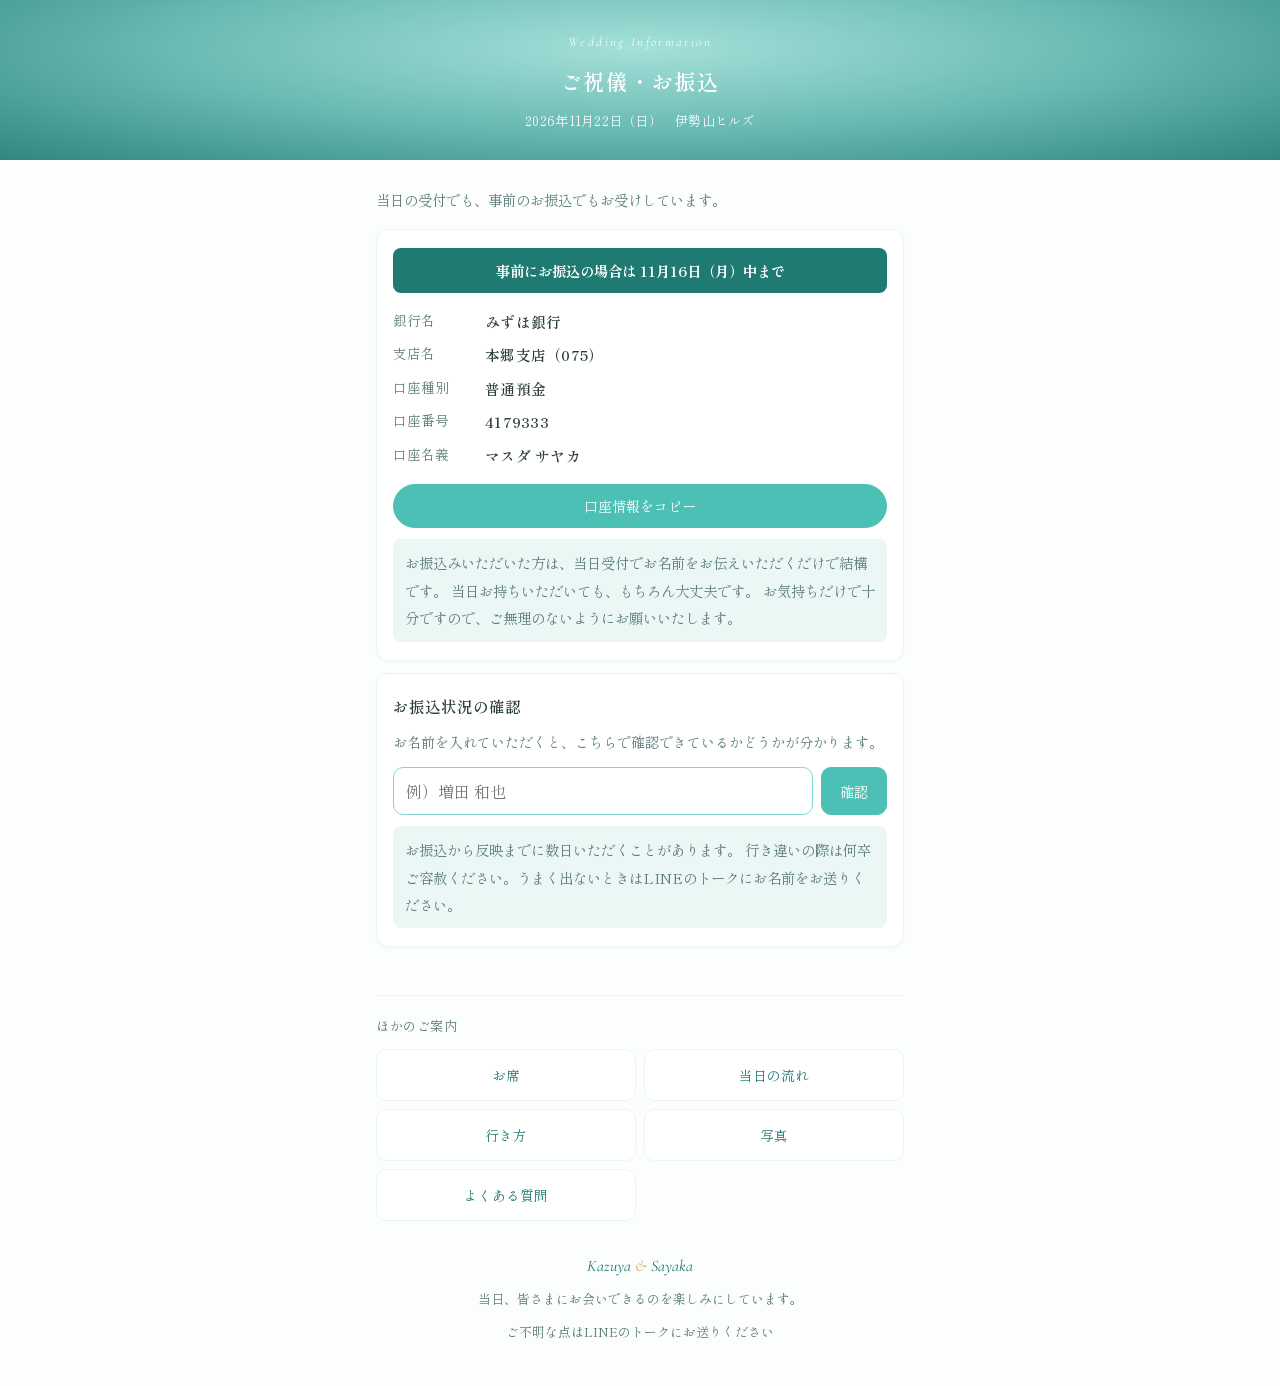
<file: line/gift/index.html>
<!doctype html>
<html lang="ja">
<head>
<meta charset="utf-8">
<meta name="viewport" content="width=device-width, initial-scale=1">
<meta name="robots" content="noindex, nofollow">
<title>ご祝儀・お振込｜増田・加藤 結婚式</title>
<meta name="description" content="ご祝儀・お振込｜増田和也・加藤さや香 結婚式のご案内">
<link rel="preconnect" href="https://fonts.googleapis.com">
<link rel="preconnect" href="https://fonts.gstatic.com" crossorigin>
<link href="https://fonts.googleapis.com/css2?family=Shippori+Mincho:wght@400;600&family=Cormorant+Garamond:ital,wght@0,300;0,400;1,300&display=swap" rel="stylesheet">
<style>*{margin:0;padding:0;box-sizing:border-box}
:root{--tiffany:#81d8d0;--tiffany-deep:#4dc0b5;--tiffany-dark:#1f7a72;--tiffany-mist:#eaf7f5;
 --cream:#fbfefd;--white:#fff;--ink:#2c3e3d;--sub:#5c7c79;--gold:#c9a961;
 --serif-jp:'Shippori Mincho','Hiragino Mincho ProN','Yu Mincho',serif;
 --serif-en:'Cormorant Garamond','Times New Roman',serif}
html{scroll-behavior:smooth}
body{font-family:var(--serif-jp);background:var(--cream);color:var(--ink);line-height:1.9;
 -webkit-font-smoothing:antialiased;overflow-x:hidden}
.wrap{max-width:560px;margin:0 auto;padding:0 16px}
header{background:radial-gradient(ellipse at 50% 30%,#a6e0da 0%,#6bbcb4 50%,#2f8880 100%);
 color:#fff;text-align:center;padding:30px 16px 26px}
header .en{font-family:var(--serif-en);font-style:italic;font-size:.82rem;letter-spacing:.18em;opacity:.9}
header h1{font-size:1.32rem;font-weight:600;letter-spacing:.08em;margin:.35rem 0 .5rem}
header .meta{font-size:.82rem;opacity:.95;letter-spacing:.02em}
main{padding:26px 0 8px}
.lead{font-size:.9rem;color:var(--sub);margin-bottom:1rem}
.card{background:var(--white);border:1px solid var(--tiffany-mist);border-radius:12px;
 padding:18px 16px;margin-bottom:12px;box-shadow:0 1px 3px rgba(31,122,114,.05)}
.card h3{font-size:.98rem;font-weight:600;margin-bottom:.5rem}
.card p,.card li{font-size:.9rem}
.card ul{list-style:none;margin-top:.4rem}
.card ul li{padding-left:1.05em;position:relative;margin-bottom:.3rem}
.card ul li::before{content:'・';position:absolute;left:0;color:var(--tiffany-deep)}
.hero{background:linear-gradient(160deg,#eaf7f5,#fff);border:1px solid var(--tiffany);
 border-radius:14px;padding:22px 18px;text-align:center;margin-bottom:12px}
.hero .big{font-size:1.05rem;font-weight:600;margin-bottom:.6rem}
.hero .how{display:inline-block;background:var(--white);border:1px dashed var(--tiffany-deep);
 border-radius:10px;padding:12px 16px;margin-top:.7rem;font-size:.92rem;text-align:left}
.hero .how b{color:var(--tiffany-dark)}
.tl{position:relative;padding-left:20px;margin-top:.6rem}
.tl::before{content:'';position:absolute;left:4px;top:7px;bottom:7px;width:1px;background:var(--tiffany)}
.tl .row{position:relative;display:flex;gap:.8rem;padding:5px 0;align-items:baseline}
.tl .row::before{content:'';position:absolute;left:-20px;top:13px;width:9px;height:9px;
 border-radius:50%;background:var(--white);border:2px solid var(--tiffany-deep)}
.tl .row.key::before{background:var(--tiffany-deep)}
.tl time{font-family:var(--serif-en);font-size:1rem;color:var(--tiffany-dark);flex:none;width:3.3em}
.tl .what{font-size:.92rem}
.tl .what small{display:block;color:var(--sub);font-size:.8rem;line-height:1.6}
.note{font-size:.82rem;color:var(--sub);background:var(--tiffany-mist);border-radius:8px;
 padding:10px 12px;margin-top:.7rem}
.btn-row{display:flex;flex-wrap:wrap;gap:8px;margin-top:.9rem}
.btn{flex:1 1 auto;min-width:46%;text-align:center;text-decoration:none;font-size:.86rem;
 padding:11px 10px;border-radius:999px;border:1px solid var(--tiffany-deep);
 color:var(--tiffany-dark);background:var(--white)}
.btn.fill{background:var(--tiffany-deep);color:#fff}
.map{border-radius:10px;overflow:hidden;margin-top:.8rem;aspect-ratio:16/10}
.map iframe{width:100%;height:100%;border:0;display:block}
.bank .deadline{display:block;background:var(--tiffany-dark);color:#fff;border-radius:8px;
 padding:9px 12px;font-size:.9rem;text-align:center;margin-bottom:.9rem}
.bank dl{display:grid;grid-template-columns:5.6em 1fr;gap:.35rem .6rem;font-size:.92rem}
.bank dt{color:var(--sub);font-size:.85rem}
.bank dd{font-weight:600;letter-spacing:.02em}
.bank .copy{width:100%;margin-top:.9rem;padding:11px;border-radius:999px;
 border:1px solid var(--tiffany-deep);background:var(--tiffany-deep);color:#fff;
 font-family:inherit;font-size:.88rem;cursor:pointer}
.bank .copy.done{background:var(--white);color:var(--tiffany-dark)}
details{background:var(--white);border:1px solid var(--tiffany-mist);border-radius:10px;
 margin-bottom:8px;overflow:hidden}
summary{padding:13px 15px;font-size:.92rem;font-weight:600;cursor:pointer;list-style:none;
 display:flex;justify-content:space-between;gap:.7rem;align-items:center}
summary::-webkit-details-marker{display:none}
summary::after{content:'＋';color:var(--tiffany-deep);flex:none;font-weight:400}
details[open] summary::after{content:'−'}
details .body{padding:0 15px 14px;font-size:.88rem;color:#3b4f4e}
.more{margin-top:28px;border-top:1px solid var(--tiffany-mist);padding-top:18px}
.more p{font-size:.82rem;color:var(--sub);margin-bottom:.6rem;letter-spacing:.04em}
.more ul{list-style:none;display:grid;grid-template-columns:1fr 1fr;gap:8px}
.more a{display:block;text-align:center;text-decoration:none;font-size:.86rem;padding:12px 8px;
 border-radius:10px;background:var(--white);border:1px solid var(--tiffany-mist);color:var(--tiffany-dark)}
footer{text-align:center;padding:30px 16px 42px;color:var(--sub);font-size:.8rem}
footer .names{font-family:var(--serif-en);font-style:italic;font-size:1rem;
 color:var(--tiffany-dark);margin-bottom:.35rem}
.chk{margin-top:.2rem}
.chk .row{display:flex;gap:8px}
.chk input{flex:1 1 auto;min-width:0;font-family:inherit;font-size:1rem;padding:11px 12px;
 border:1px solid var(--tiffany);border-radius:10px;background:var(--white);color:var(--ink)}
.chk input:focus{outline:2px solid var(--tiffany-deep);outline-offset:-1px}
.chk button{flex:none;padding:11px 18px;border-radius:10px;border:1px solid var(--tiffany-deep);
 background:var(--tiffany-deep);color:#fff;font-family:inherit;font-size:.9rem;cursor:pointer}
.chk button:disabled{opacity:.5;cursor:default}
.chk .out{margin-top:.8rem;border-radius:10px;padding:14px 15px;font-size:.92rem;display:none}
.chk .out.show{display:block}
.chk .out b{display:block;font-size:1rem;margin-bottom:.3rem}
.chk .out small{display:block;color:var(--sub);font-size:.8rem;line-height:1.65;margin-top:.4rem}
.chk .out.ok{background:var(--tiffany-mist);border:1px solid var(--tiffany-deep)}
.chk .out.ok b{color:var(--tiffany-dark)}
.chk .out.wait{background:#fffaf0;border:1px solid #e6cf9a}
.chk .out.wait b{color:#9a7b2f}
.chk .out.none{background:#f7f9f9;border:1px solid var(--tiffany-mist)}
.chk .out .asof{display:block;margin-top:.55rem;padding-top:.5rem;font-size:.76rem;
 color:var(--sub);border-top:1px dotted rgba(92,124,121,.35)}
@media (max-width:360px){.btn{min-width:100%}.more ul{grid-template-columns:1fr}
 .chk .row{flex-wrap:wrap}.chk button{width:100%}}</style>
</head>
<body>
<header>
  <p class="en">Wedding Information</p>
  <h1>ご祝儀・お振込</h1>
  <p class="meta">2026年11月22日（日）　伊勢山ヒルズ</p>
</header>
<div class="wrap">
<main>
<p class="lead">当日の受付でも、事前のお振込でもお受けしています。</p>
<div class="card bank">
  <strong class="deadline">事前にお振込の場合は 11月16日（月）中まで</strong>
  <dl>
    <dt>銀行名</dt><dd>みずほ銀行</dd>
    <dt>支店名</dt><dd>本郷支店（075）</dd>
    <dt>口座種別</dt><dd>普通預金</dd>
    <dt>口座番号</dt><dd>4179333</dd>
    <dt>口座名義</dt><dd>マスダ サヤカ</dd>
  </dl>
  <button class="copy" id="copy-bank" type="button">口座情報をコピー</button>
  <p class="note" style="text-align:left">
    お振込みいただいた方は、当日受付でお名前をお伝えいただくだけで結構です。
    当日お持ちいただいても、もちろん大丈夫です。
    お気持ちだけで十分ですので、ご無理のないようにお願いいたします。
  </p>
</div>
<div class="card chk">
  <h3>お振込状況の確認</h3>
  <p style="font-size:.88rem;color:var(--sub);margin-bottom:.7rem">
    お名前を入れていただくと、こちらで確認できているかどうかが分かります。
  </p>
  <div class="row">
    <input id="chk-name" type="text" inputmode="text" autocomplete="name"
      placeholder="例）増田 和也" aria-label="お名前">
    <button id="chk-go" type="button">確認</button>
  </div>
  <div class="out" id="chk-out" role="status" aria-live="polite"></div>
  <p class="note" style="text-align:left">
    お振込から反映までに数日いただくことがあります。
    行き違いの際は何卒ご容赦ください。うまく出ないときはLINEのトークにお名前をお送りください。
  </p>
</div>
</main>

  <nav class="more">
    <p>ほかのご案内</p>
    <ul>
    <li><a href="https://kakky-lab.github.io/wedding-invitation/line/seat/">お席</a></li>
    <li><a href="https://kakky-lab.github.io/wedding-invitation/line/schedule/">当日の流れ</a></li>
    <li><a href="https://kakky-lab.github.io/wedding-invitation/line/access/">行き方</a></li>
    <li><a href="https://kakky-lab.github.io/wedding-invitation/line/photo/">写真</a></li>
    <li><a href="https://kakky-lab.github.io/wedding-invitation/line/faq/">よくある質問</a></li>
    </ul>
  </nav>
</div>
<script>
(function () {
  var btn = document.getElementById('copy-bank');
  if (!btn || !navigator.clipboard) { if (btn) { btn.style.display = 'none'; } return; }
  var text = 'みずほ銀行 本郷支店（075）普通 4179333 マスダ サヤカ';
  btn.addEventListener('click', function () {
    navigator.clipboard.writeText(text).then(function () {
      btn.textContent = 'コピーしました';
      btn.classList.add('done');
      setTimeout(function () {
        btn.textContent = '口座情報をコピー';
        btn.classList.remove('done');
      }, 2200);
    }).catch(function () { btn.textContent = 'コピーできませんでした'; });
  });
})();
</script>
<script>
(function () {
  var input = document.getElementById('chk-name');
  var btn = document.getElementById('chk-go');
  var out = document.getElementById('chk-out');
  if (!input || !btn || !out) { return; }
  var SALT = '\u0069\u0073\u0065\u0079\u0061\u006d\u0061\u002d\u0032\u0030\u0032\u0036\u002d\u0031\u0031\u0032\u0032';
  var OLD = '\u9ad9\ufa11\u6ff1\u908a\u9089\u7028\u9f4b\u85e4\u6801\u51a8';
  var NEW = '\u9ad8\u5d0e\u6d5c\u8fba\u8fba\u702c\u658e\u85e4\u67f3\u5bcc';
  var SUF = ['\u69d8', '\u3055\u307e', '\u3055\u3093', '\u304f\u3093', '\u541b', '\u3061\u3083\u3093', '\u6c0f'];
  var table = null;
  var asof = '';

  function norm(raw) {
    var v = String(raw || ''), o = '', depth = 0, i, ch;
    for (i = 0; i < v.length; i++) {
      ch = v.charAt(i);
      if (ch === '（' || ch === '(') { depth++; }
      else if (ch === '）' || ch === ')') { depth = Math.max(0, depth - 1); }
      else if (depth === 0) { o += ch; }
    }
    o = o.replace(/[\s　]+/g, '');
    for (i = 0; i < SUF.length; i++) {
      if (o.length > SUF[i].length && o.slice(-SUF[i].length) === SUF[i]) {
        o = o.slice(0, -SUF[i].length);
        break;
      }
    }
    var r = '';
    for (i = 0; i < o.length; i++) {
      var k = OLD.indexOf(o.charAt(i));
      r += k < 0 ? o.charAt(i) : NEW.charAt(k);
    }
    return r;
  }

  function hash(name) {
    var bytes = new TextEncoder().encode(SALT + '|' + name);
    return crypto.subtle.digest('SHA-256', bytes).then(function (buf) {
      var a = Array.prototype.slice.call(new Uint8Array(buf), 0, 6);
      return a.map(function (b) { return ('0' + b.toString(16)).slice(-2); }).join('');
    });
  }

  function show(cls, title, body, note) {
    out.className = 'out show ' + cls;
    out.innerHTML = '<b></b><span></span>' + (note ? '<small></small>' : '');
    out.querySelector('b').textContent = title;
    out.querySelector('span').textContent = body;
    if (note) { out.querySelector('small').textContent = note; }
  }

  function stamp() {
    if (!asof) { return; }
    var p = document.createElement('small');
    p.className = 'asof';
    p.textContent = '※ ' + asof + ' 時点の情報です';
    out.appendChild(p);
  }

  function render(rec) {
    if (!rec) {
      show('none', 'お名前が見つかりませんでした',
        '漢字のフルネームでもう一度お試しください。',
        '旧姓やお呼び名では出ないことがあります。お手数ですがLINEのトークへお名前をお送りください。');
      stamp();
      return;
    }
    if (rec.s === 1) {
      show('ok', 'ご入金を確認しております',
        'ありがとうございます。当日は受付でお名前をお伝えください。'
        + (rec.d ? '（' + rec.d + '）' : ''));
    } else if (rec.s === 0) {
      show('wait', 'まだ確認できておりません',
        '事前振込で承っております。期日は 11月16日（月）中までです。',
        'お振込み済みの場合は行き違いかもしれません。数日おいてもう一度ご確認ください。');
    } else {
      show('none', '当日受付でお預かりします',
        '事前のお振込みは承っておりません。お気持ちだけで十分です。');
    }
    stamp();
  }

  function load() {
    if (table) { return Promise.resolve(table); }
    return fetch('https://kakky-lab.github.io/wedding-invitation/line/payment.json', { cache: 'no-store' }).then(function (r) {
      if (!r.ok) { throw new Error('status ' + r.status); }
      return r.json();
    }).then(function (j) {
      asof = j.asof || '';
      table = j.entries || {};
      return table;
    });
  }

  function run() {
    var name = norm(input.value);
    if (!name) {
      show('none', 'お名前を入れてください', '');
      return;
    }
    btn.disabled = true;
    load().then(function (t) {
      return hash(name).then(function (h) { render(t[h]); });
    }).catch(function () {
      show('none', 'うまく読み込めませんでした',
        '時間をおいてお試しください。LINEのトークへお名前をお送りいただいても結構です。');
    }).then(function () { btn.disabled = false; });
  }

  btn.addEventListener('click', run);
  input.addEventListener('keydown', function (e) { if (e.key === 'Enter') { run(); } });
})();
</script>

<footer>
  <p class="names">Kazuya <span style="color:var(--gold)">&amp;</span> Sayaka</p>
  <p>当日、皆さまにお会いできるのを楽しみにしています。</p>
  <p style="margin-top:.5rem">ご不明な点はLINEのトークにお送りください</p>
</footer>
</body>
</html>
</file>
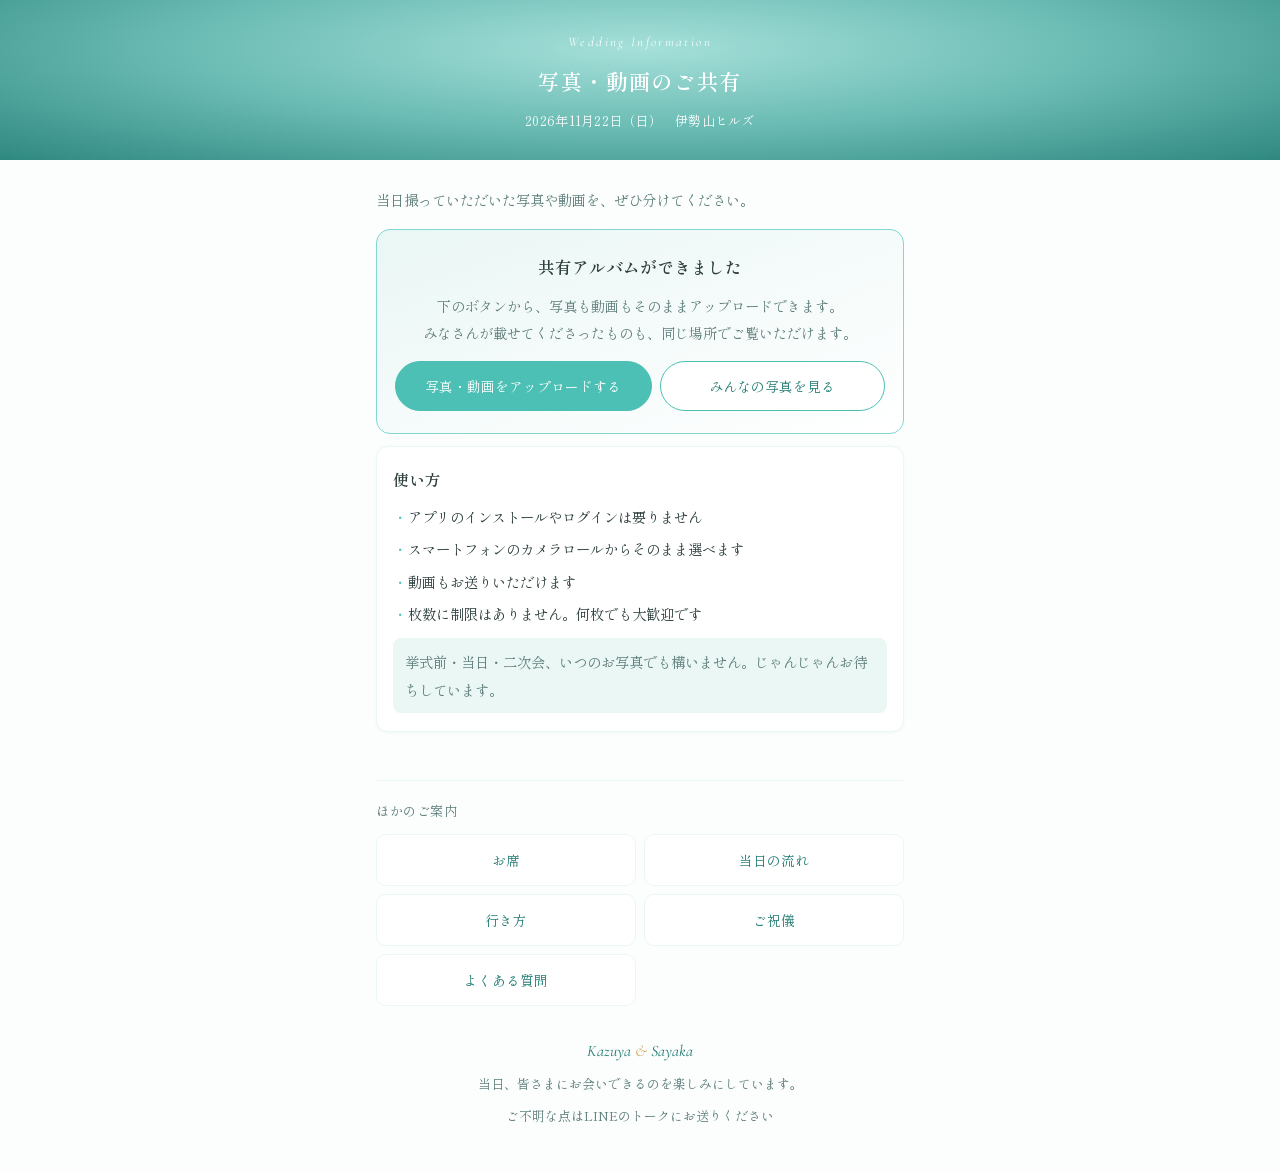
<file: line/photo/index.html>
<!doctype html>
<html lang="ja">
<head>
<meta charset="utf-8">
<meta name="viewport" content="width=device-width, initial-scale=1">
<meta name="robots" content="noindex, nofollow">
<title>写真・動画のご共有｜増田・加藤 結婚式</title>
<meta name="description" content="写真・動画のご共有｜増田和也・加藤さや香 結婚式のご案内">
<link rel="preconnect" href="https://fonts.googleapis.com">
<link rel="preconnect" href="https://fonts.gstatic.com" crossorigin>
<link href="https://fonts.googleapis.com/css2?family=Shippori+Mincho:wght@400;600&family=Cormorant+Garamond:ital,wght@0,300;0,400;1,300&display=swap" rel="stylesheet">
<style>*{margin:0;padding:0;box-sizing:border-box}
:root{--tiffany:#81d8d0;--tiffany-deep:#4dc0b5;--tiffany-dark:#1f7a72;--tiffany-mist:#eaf7f5;
 --cream:#fbfefd;--white:#fff;--ink:#2c3e3d;--sub:#5c7c79;--gold:#c9a961;
 --serif-jp:'Shippori Mincho','Hiragino Mincho ProN','Yu Mincho',serif;
 --serif-en:'Cormorant Garamond','Times New Roman',serif}
html{scroll-behavior:smooth}
body{font-family:var(--serif-jp);background:var(--cream);color:var(--ink);line-height:1.9;
 -webkit-font-smoothing:antialiased;overflow-x:hidden}
.wrap{max-width:560px;margin:0 auto;padding:0 16px}
header{background:radial-gradient(ellipse at 50% 30%,#a6e0da 0%,#6bbcb4 50%,#2f8880 100%);
 color:#fff;text-align:center;padding:30px 16px 26px}
header .en{font-family:var(--serif-en);font-style:italic;font-size:.82rem;letter-spacing:.18em;opacity:.9}
header h1{font-size:1.32rem;font-weight:600;letter-spacing:.08em;margin:.35rem 0 .5rem}
header .meta{font-size:.82rem;opacity:.95;letter-spacing:.02em}
main{padding:26px 0 8px}
.lead{font-size:.9rem;color:var(--sub);margin-bottom:1rem}
.card{background:var(--white);border:1px solid var(--tiffany-mist);border-radius:12px;
 padding:18px 16px;margin-bottom:12px;box-shadow:0 1px 3px rgba(31,122,114,.05)}
.card h3{font-size:.98rem;font-weight:600;margin-bottom:.5rem}
.card p,.card li{font-size:.9rem}
.card ul{list-style:none;margin-top:.4rem}
.card ul li{padding-left:1.05em;position:relative;margin-bottom:.3rem}
.card ul li::before{content:'・';position:absolute;left:0;color:var(--tiffany-deep)}
.hero{background:linear-gradient(160deg,#eaf7f5,#fff);border:1px solid var(--tiffany);
 border-radius:14px;padding:22px 18px;text-align:center;margin-bottom:12px}
.hero .big{font-size:1.05rem;font-weight:600;margin-bottom:.6rem}
.hero .how{display:inline-block;background:var(--white);border:1px dashed var(--tiffany-deep);
 border-radius:10px;padding:12px 16px;margin-top:.7rem;font-size:.92rem;text-align:left}
.hero .how b{color:var(--tiffany-dark)}
.tl{position:relative;padding-left:20px;margin-top:.6rem}
.tl::before{content:'';position:absolute;left:4px;top:7px;bottom:7px;width:1px;background:var(--tiffany)}
.tl .row{position:relative;display:flex;gap:.8rem;padding:5px 0;align-items:baseline}
.tl .row::before{content:'';position:absolute;left:-20px;top:13px;width:9px;height:9px;
 border-radius:50%;background:var(--white);border:2px solid var(--tiffany-deep)}
.tl .row.key::before{background:var(--tiffany-deep)}
.tl time{font-family:var(--serif-en);font-size:1rem;color:var(--tiffany-dark);flex:none;width:3.3em}
.tl .what{font-size:.92rem}
.tl .what small{display:block;color:var(--sub);font-size:.8rem;line-height:1.6}
.note{font-size:.82rem;color:var(--sub);background:var(--tiffany-mist);border-radius:8px;
 padding:10px 12px;margin-top:.7rem}
.btn-row{display:flex;flex-wrap:wrap;gap:8px;margin-top:.9rem}
.btn{flex:1 1 auto;min-width:46%;text-align:center;text-decoration:none;font-size:.86rem;
 padding:11px 10px;border-radius:999px;border:1px solid var(--tiffany-deep);
 color:var(--tiffany-dark);background:var(--white)}
.btn.fill{background:var(--tiffany-deep);color:#fff}
.map{border-radius:10px;overflow:hidden;margin-top:.8rem;aspect-ratio:16/10}
.map iframe{width:100%;height:100%;border:0;display:block}
.bank .deadline{display:block;background:var(--tiffany-dark);color:#fff;border-radius:8px;
 padding:9px 12px;font-size:.9rem;text-align:center;margin-bottom:.9rem}
.bank dl{display:grid;grid-template-columns:5.6em 1fr;gap:.35rem .6rem;font-size:.92rem}
.bank dt{color:var(--sub);font-size:.85rem}
.bank dd{font-weight:600;letter-spacing:.02em}
.bank .copy{width:100%;margin-top:.9rem;padding:11px;border-radius:999px;
 border:1px solid var(--tiffany-deep);background:var(--tiffany-deep);color:#fff;
 font-family:inherit;font-size:.88rem;cursor:pointer}
.bank .copy.done{background:var(--white);color:var(--tiffany-dark)}
details{background:var(--white);border:1px solid var(--tiffany-mist);border-radius:10px;
 margin-bottom:8px;overflow:hidden}
summary{padding:13px 15px;font-size:.92rem;font-weight:600;cursor:pointer;list-style:none;
 display:flex;justify-content:space-between;gap:.7rem;align-items:center}
summary::-webkit-details-marker{display:none}
summary::after{content:'＋';color:var(--tiffany-deep);flex:none;font-weight:400}
details[open] summary::after{content:'−'}
details .body{padding:0 15px 14px;font-size:.88rem;color:#3b4f4e}
.more{margin-top:28px;border-top:1px solid var(--tiffany-mist);padding-top:18px}
.more p{font-size:.82rem;color:var(--sub);margin-bottom:.6rem;letter-spacing:.04em}
.more ul{list-style:none;display:grid;grid-template-columns:1fr 1fr;gap:8px}
.more a{display:block;text-align:center;text-decoration:none;font-size:.86rem;padding:12px 8px;
 border-radius:10px;background:var(--white);border:1px solid var(--tiffany-mist);color:var(--tiffany-dark)}
footer{text-align:center;padding:30px 16px 42px;color:var(--sub);font-size:.8rem}
footer .names{font-family:var(--serif-en);font-style:italic;font-size:1rem;
 color:var(--tiffany-dark);margin-bottom:.35rem}
.chk{margin-top:.2rem}
.chk .row{display:flex;gap:8px}
.chk input{flex:1 1 auto;min-width:0;font-family:inherit;font-size:1rem;padding:11px 12px;
 border:1px solid var(--tiffany);border-radius:10px;background:var(--white);color:var(--ink)}
.chk input:focus{outline:2px solid var(--tiffany-deep);outline-offset:-1px}
.chk button{flex:none;padding:11px 18px;border-radius:10px;border:1px solid var(--tiffany-deep);
 background:var(--tiffany-deep);color:#fff;font-family:inherit;font-size:.9rem;cursor:pointer}
.chk button:disabled{opacity:.5;cursor:default}
.chk .out{margin-top:.8rem;border-radius:10px;padding:14px 15px;font-size:.92rem;display:none}
.chk .out.show{display:block}
.chk .out b{display:block;font-size:1rem;margin-bottom:.3rem}
.chk .out small{display:block;color:var(--sub);font-size:.8rem;line-height:1.65;margin-top:.4rem}
.chk .out.ok{background:var(--tiffany-mist);border:1px solid var(--tiffany-deep)}
.chk .out.ok b{color:var(--tiffany-dark)}
.chk .out.wait{background:#fffaf0;border:1px solid #e6cf9a}
.chk .out.wait b{color:#9a7b2f}
.chk .out.none{background:#f7f9f9;border:1px solid var(--tiffany-mist)}
.chk .out .asof{display:block;margin-top:.55rem;padding-top:.5rem;font-size:.76rem;
 color:var(--sub);border-top:1px dotted rgba(92,124,121,.35)}
@media (max-width:360px){.btn{min-width:100%}.more ul{grid-template-columns:1fr}
 .chk .row{flex-wrap:wrap}.chk button{width:100%}}</style>
</head>
<body>
<header>
  <p class="en">Wedding Information</p>
  <h1>写真・動画のご共有</h1>
  <p class="meta">2026年11月22日（日）　伊勢山ヒルズ</p>
</header>
<div class="wrap">
<main>
<p class="lead">当日撮っていただいた写真や動画を、ぜひ分けてください。</p>
<div class="hero">
  <p class="big">共有アルバムができました</p>
  <p style="font-size:.88rem;color:var(--sub)">
    下のボタンから、写真も動画もそのままアップロードできます。<br>
    みなさんが載せてくださったものも、同じ場所でご覧いただけます。
  </p>
  <div class="btn-row">
    <a class="btn fill" href="https://www.weddingshare.me/weddings/an40deq9tzz7x6sz/UUT8Wd8jzhvbOCqGVkLdujfRGHOno7JU?openExternalBrowser=1&amp;type=link" target="_blank" rel="noopener">写真・動画をアップロードする</a>
    <a class="btn" href="https://www.weddingshare.me/weddings/an40deq9tzz7x6sz/UUT8Wd8jzhvbOCqGVkLdujfRGHOno7JU?openExternalBrowser=1&amp;type=link" target="_blank" rel="noopener">みんなの写真を見る</a>
  </div>
</div>
<div class="card">
  <h3>使い方</h3>
  <ul>
    <li>アプリのインストールやログインは要りません</li>
    <li>スマートフォンのカメラロールからそのまま選べます</li>
    <li>動画もお送りいただけます</li>
    <li>枚数に制限はありません。何枚でも大歓迎です</li>
  </ul>
  <p class="note">挙式前・当日・二次会、いつのお写真でも構いません。じゃんじゃんお待ちしています。</p>
</div>
</main>

  <nav class="more">
    <p>ほかのご案内</p>
    <ul>
    <li><a href="https://kakky-lab.github.io/wedding-invitation/line/seat/">お席</a></li>
    <li><a href="https://kakky-lab.github.io/wedding-invitation/line/schedule/">当日の流れ</a></li>
    <li><a href="https://kakky-lab.github.io/wedding-invitation/line/access/">行き方</a></li>
    <li><a href="https://kakky-lab.github.io/wedding-invitation/line/gift/">ご祝儀</a></li>
    <li><a href="https://kakky-lab.github.io/wedding-invitation/line/faq/">よくある質問</a></li>
    </ul>
  </nav>
</div>

<footer>
  <p class="names">Kazuya <span style="color:var(--gold)">&amp;</span> Sayaka</p>
  <p>当日、皆さまにお会いできるのを楽しみにしています。</p>
  <p style="margin-top:.5rem">ご不明な点はLINEのトークにお送りください</p>
</footer>
</body>
</html>
</file>
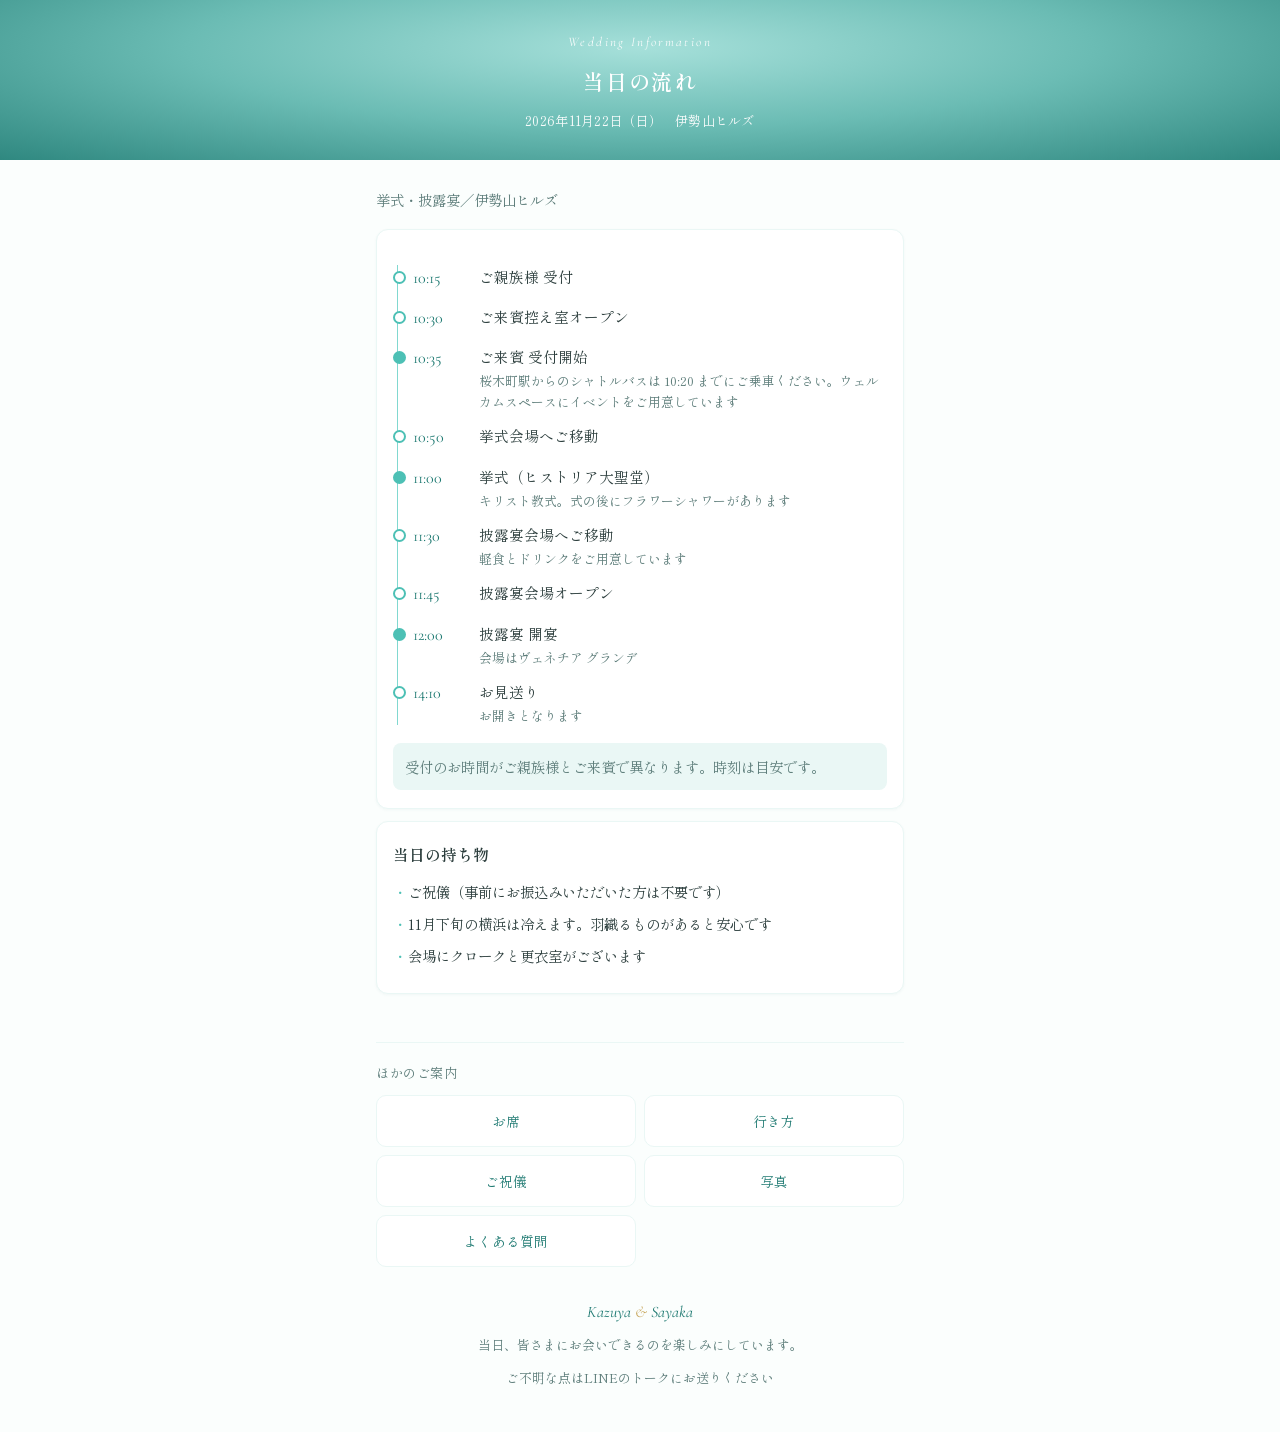
<file: line/schedule/index.html>
<!doctype html>
<html lang="ja">
<head>
<meta charset="utf-8">
<meta name="viewport" content="width=device-width, initial-scale=1">
<meta name="robots" content="noindex, nofollow">
<title>当日の流れ｜増田・加藤 結婚式</title>
<meta name="description" content="当日の流れ｜増田和也・加藤さや香 結婚式のご案内">
<link rel="preconnect" href="https://fonts.googleapis.com">
<link rel="preconnect" href="https://fonts.gstatic.com" crossorigin>
<link href="https://fonts.googleapis.com/css2?family=Shippori+Mincho:wght@400;600&family=Cormorant+Garamond:ital,wght@0,300;0,400;1,300&display=swap" rel="stylesheet">
<style>*{margin:0;padding:0;box-sizing:border-box}
:root{--tiffany:#81d8d0;--tiffany-deep:#4dc0b5;--tiffany-dark:#1f7a72;--tiffany-mist:#eaf7f5;
 --cream:#fbfefd;--white:#fff;--ink:#2c3e3d;--sub:#5c7c79;--gold:#c9a961;
 --serif-jp:'Shippori Mincho','Hiragino Mincho ProN','Yu Mincho',serif;
 --serif-en:'Cormorant Garamond','Times New Roman',serif}
html{scroll-behavior:smooth}
body{font-family:var(--serif-jp);background:var(--cream);color:var(--ink);line-height:1.9;
 -webkit-font-smoothing:antialiased;overflow-x:hidden}
.wrap{max-width:560px;margin:0 auto;padding:0 16px}
header{background:radial-gradient(ellipse at 50% 30%,#a6e0da 0%,#6bbcb4 50%,#2f8880 100%);
 color:#fff;text-align:center;padding:30px 16px 26px}
header .en{font-family:var(--serif-en);font-style:italic;font-size:.82rem;letter-spacing:.18em;opacity:.9}
header h1{font-size:1.32rem;font-weight:600;letter-spacing:.08em;margin:.35rem 0 .5rem}
header .meta{font-size:.82rem;opacity:.95;letter-spacing:.02em}
main{padding:26px 0 8px}
.lead{font-size:.9rem;color:var(--sub);margin-bottom:1rem}
.card{background:var(--white);border:1px solid var(--tiffany-mist);border-radius:12px;
 padding:18px 16px;margin-bottom:12px;box-shadow:0 1px 3px rgba(31,122,114,.05)}
.card h3{font-size:.98rem;font-weight:600;margin-bottom:.5rem}
.card p,.card li{font-size:.9rem}
.card ul{list-style:none;margin-top:.4rem}
.card ul li{padding-left:1.05em;position:relative;margin-bottom:.3rem}
.card ul li::before{content:'・';position:absolute;left:0;color:var(--tiffany-deep)}
.hero{background:linear-gradient(160deg,#eaf7f5,#fff);border:1px solid var(--tiffany);
 border-radius:14px;padding:22px 18px;text-align:center;margin-bottom:12px}
.hero .big{font-size:1.05rem;font-weight:600;margin-bottom:.6rem}
.hero .how{display:inline-block;background:var(--white);border:1px dashed var(--tiffany-deep);
 border-radius:10px;padding:12px 16px;margin-top:.7rem;font-size:.92rem;text-align:left}
.hero .how b{color:var(--tiffany-dark)}
.tl{position:relative;padding-left:20px;margin-top:.6rem}
.tl::before{content:'';position:absolute;left:4px;top:7px;bottom:7px;width:1px;background:var(--tiffany)}
.tl .row{position:relative;display:flex;gap:.8rem;padding:5px 0;align-items:baseline}
.tl .row::before{content:'';position:absolute;left:-20px;top:13px;width:9px;height:9px;
 border-radius:50%;background:var(--white);border:2px solid var(--tiffany-deep)}
.tl .row.key::before{background:var(--tiffany-deep)}
.tl time{font-family:var(--serif-en);font-size:1rem;color:var(--tiffany-dark);flex:none;width:3.3em}
.tl .what{font-size:.92rem}
.tl .what small{display:block;color:var(--sub);font-size:.8rem;line-height:1.6}
.note{font-size:.82rem;color:var(--sub);background:var(--tiffany-mist);border-radius:8px;
 padding:10px 12px;margin-top:.7rem}
.btn-row{display:flex;flex-wrap:wrap;gap:8px;margin-top:.9rem}
.btn{flex:1 1 auto;min-width:46%;text-align:center;text-decoration:none;font-size:.86rem;
 padding:11px 10px;border-radius:999px;border:1px solid var(--tiffany-deep);
 color:var(--tiffany-dark);background:var(--white)}
.btn.fill{background:var(--tiffany-deep);color:#fff}
.map{border-radius:10px;overflow:hidden;margin-top:.8rem;aspect-ratio:16/10}
.map iframe{width:100%;height:100%;border:0;display:block}
.bank .deadline{display:block;background:var(--tiffany-dark);color:#fff;border-radius:8px;
 padding:9px 12px;font-size:.9rem;text-align:center;margin-bottom:.9rem}
.bank dl{display:grid;grid-template-columns:5.6em 1fr;gap:.35rem .6rem;font-size:.92rem}
.bank dt{color:var(--sub);font-size:.85rem}
.bank dd{font-weight:600;letter-spacing:.02em}
.bank .copy{width:100%;margin-top:.9rem;padding:11px;border-radius:999px;
 border:1px solid var(--tiffany-deep);background:var(--tiffany-deep);color:#fff;
 font-family:inherit;font-size:.88rem;cursor:pointer}
.bank .copy.done{background:var(--white);color:var(--tiffany-dark)}
details{background:var(--white);border:1px solid var(--tiffany-mist);border-radius:10px;
 margin-bottom:8px;overflow:hidden}
summary{padding:13px 15px;font-size:.92rem;font-weight:600;cursor:pointer;list-style:none;
 display:flex;justify-content:space-between;gap:.7rem;align-items:center}
summary::-webkit-details-marker{display:none}
summary::after{content:'＋';color:var(--tiffany-deep);flex:none;font-weight:400}
details[open] summary::after{content:'−'}
details .body{padding:0 15px 14px;font-size:.88rem;color:#3b4f4e}
.more{margin-top:28px;border-top:1px solid var(--tiffany-mist);padding-top:18px}
.more p{font-size:.82rem;color:var(--sub);margin-bottom:.6rem;letter-spacing:.04em}
.more ul{list-style:none;display:grid;grid-template-columns:1fr 1fr;gap:8px}
.more a{display:block;text-align:center;text-decoration:none;font-size:.86rem;padding:12px 8px;
 border-radius:10px;background:var(--white);border:1px solid var(--tiffany-mist);color:var(--tiffany-dark)}
footer{text-align:center;padding:30px 16px 42px;color:var(--sub);font-size:.8rem}
footer .names{font-family:var(--serif-en);font-style:italic;font-size:1rem;
 color:var(--tiffany-dark);margin-bottom:.35rem}
.chk{margin-top:.2rem}
.chk .row{display:flex;gap:8px}
.chk input{flex:1 1 auto;min-width:0;font-family:inherit;font-size:1rem;padding:11px 12px;
 border:1px solid var(--tiffany);border-radius:10px;background:var(--white);color:var(--ink)}
.chk input:focus{outline:2px solid var(--tiffany-deep);outline-offset:-1px}
.chk button{flex:none;padding:11px 18px;border-radius:10px;border:1px solid var(--tiffany-deep);
 background:var(--tiffany-deep);color:#fff;font-family:inherit;font-size:.9rem;cursor:pointer}
.chk button:disabled{opacity:.5;cursor:default}
.chk .out{margin-top:.8rem;border-radius:10px;padding:14px 15px;font-size:.92rem;display:none}
.chk .out.show{display:block}
.chk .out b{display:block;font-size:1rem;margin-bottom:.3rem}
.chk .out small{display:block;color:var(--sub);font-size:.8rem;line-height:1.65;margin-top:.4rem}
.chk .out.ok{background:var(--tiffany-mist);border:1px solid var(--tiffany-deep)}
.chk .out.ok b{color:var(--tiffany-dark)}
.chk .out.wait{background:#fffaf0;border:1px solid #e6cf9a}
.chk .out.wait b{color:#9a7b2f}
.chk .out.none{background:#f7f9f9;border:1px solid var(--tiffany-mist)}
.chk .out .asof{display:block;margin-top:.55rem;padding-top:.5rem;font-size:.76rem;
 color:var(--sub);border-top:1px dotted rgba(92,124,121,.35)}
@media (max-width:360px){.btn{min-width:100%}.more ul{grid-template-columns:1fr}
 .chk .row{flex-wrap:wrap}.chk button{width:100%}}</style>
</head>
<body>
<header>
  <p class="en">Wedding Information</p>
  <h1>当日の流れ</h1>
  <p class="meta">2026年11月22日（日）　伊勢山ヒルズ</p>
</header>
<div class="wrap">
<main>
<p class="lead">挙式・披露宴／伊勢山ヒルズ</p>
<div class="card">
  <div class="tl">
    <div class="row"><time>10:15</time><div class="what">ご親族様 受付</div></div>
    <div class="row"><time>10:30</time><div class="what">ご来賓控え室オープン</div></div>
    <div class="row key"><time>10:35</time><div class="what">ご来賓 受付開始<small>桜木町駅からのシャトルバスは 10:20 までにご乗車ください。ウェルカムスペースにイベントをご用意しています</small></div></div>
    <div class="row"><time>10:50</time><div class="what">挙式会場へご移動</div></div>
    <div class="row key"><time>11:00</time><div class="what">挙式（ヒストリア大聖堂）<small>キリスト教式。式の後にフラワーシャワーがあります</small></div></div>
    <div class="row"><time>11:30</time><div class="what">披露宴会場へご移動<small>軽食とドリンクをご用意しています</small></div></div>
    <div class="row"><time>11:45</time><div class="what">披露宴会場オープン</div></div>
    <div class="row key"><time>12:00</time><div class="what">披露宴 開宴<small>会場はヴェネチア グランデ</small></div></div>
    <div class="row"><time>14:10</time><div class="what">お見送り<small>お開きとなります</small></div></div>
  </div>
  <p class="note">受付のお時間がご親族様とご来賓で異なります。時刻は目安です。</p>
</div>
<div class="card">
  <h3>当日の持ち物</h3>
  <ul>
    <li>ご祝儀（事前にお振込みいただいた方は不要です）</li>
    <li>11月下旬の横浜は冷えます。羽織るものがあると安心です</li>
    <li>会場にクロークと更衣室がございます</li>
  </ul>
</div>
</main>

  <nav class="more">
    <p>ほかのご案内</p>
    <ul>
    <li><a href="https://kakky-lab.github.io/wedding-invitation/line/seat/">お席</a></li>
    <li><a href="https://kakky-lab.github.io/wedding-invitation/line/access/">行き方</a></li>
    <li><a href="https://kakky-lab.github.io/wedding-invitation/line/gift/">ご祝儀</a></li>
    <li><a href="https://kakky-lab.github.io/wedding-invitation/line/photo/">写真</a></li>
    <li><a href="https://kakky-lab.github.io/wedding-invitation/line/faq/">よくある質問</a></li>
    </ul>
  </nav>
</div>

<footer>
  <p class="names">Kazuya <span style="color:var(--gold)">&amp;</span> Sayaka</p>
  <p>当日、皆さまにお会いできるのを楽しみにしています。</p>
  <p style="margin-top:.5rem">ご不明な点はLINEのトークにお送りください</p>
</footer>
</body>
</html>
</file>
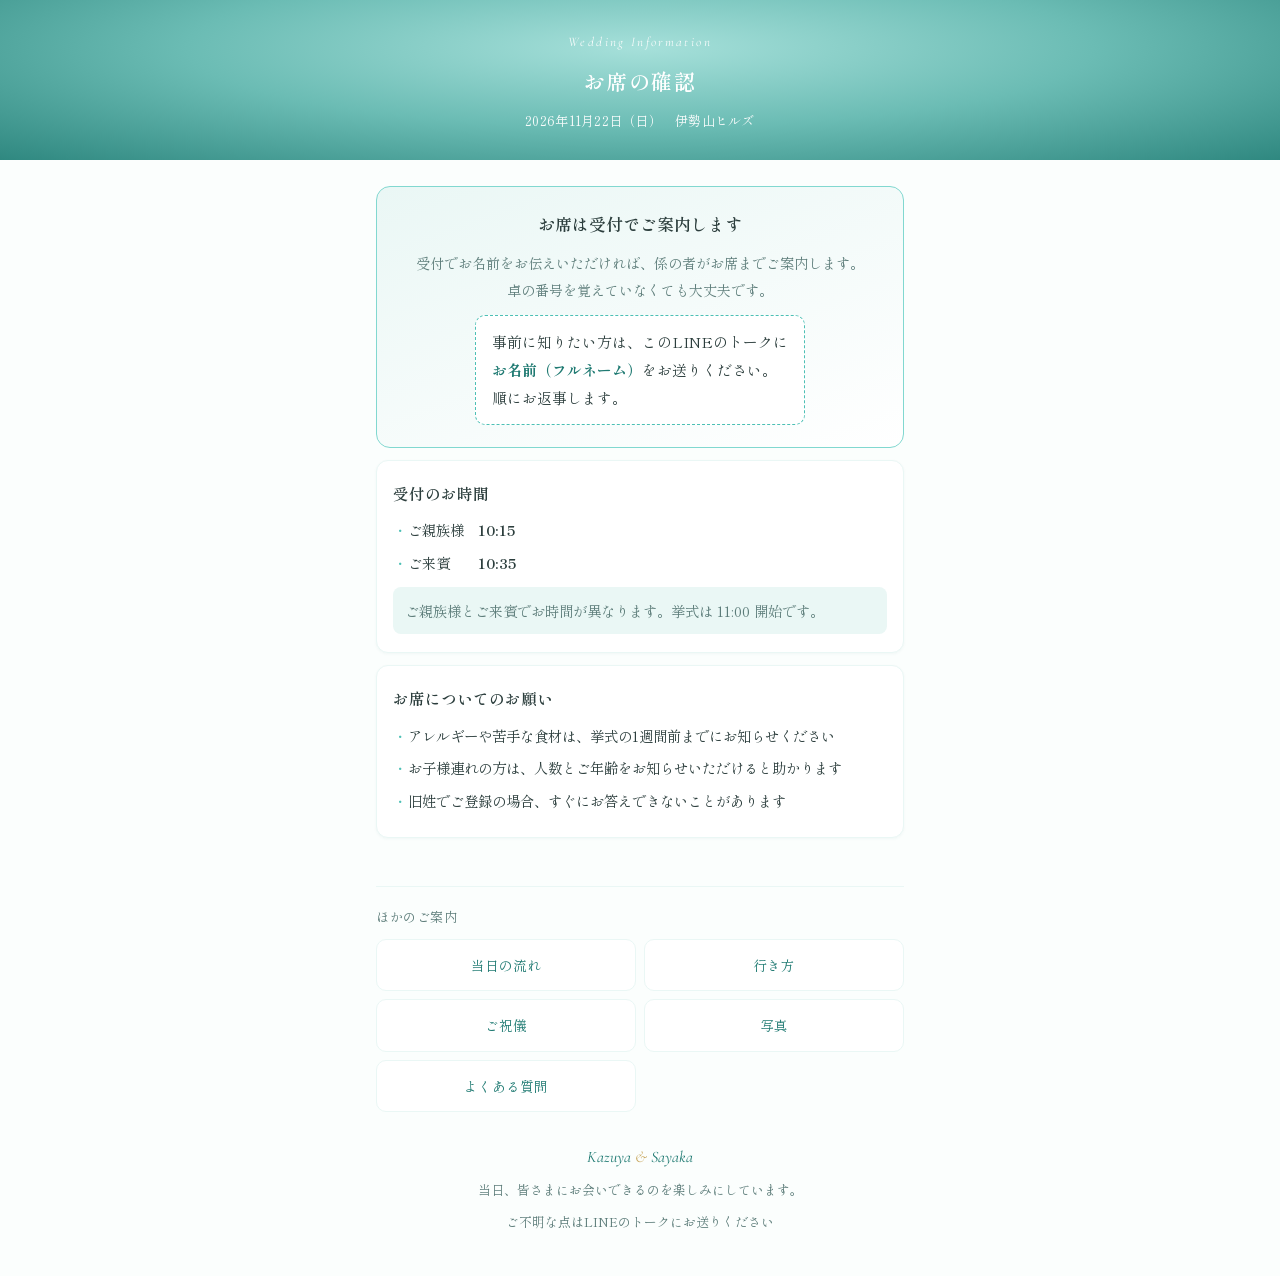
<file: line/seat/index.html>
<!doctype html>
<html lang="ja">
<head>
<meta charset="utf-8">
<meta name="viewport" content="width=device-width, initial-scale=1">
<meta name="robots" content="noindex, nofollow">
<title>お席の確認｜増田・加藤 結婚式</title>
<meta name="description" content="お席の確認｜増田和也・加藤さや香 結婚式のご案内">
<link rel="preconnect" href="https://fonts.googleapis.com">
<link rel="preconnect" href="https://fonts.gstatic.com" crossorigin>
<link href="https://fonts.googleapis.com/css2?family=Shippori+Mincho:wght@400;600&family=Cormorant+Garamond:ital,wght@0,300;0,400;1,300&display=swap" rel="stylesheet">
<style>*{margin:0;padding:0;box-sizing:border-box}
:root{--tiffany:#81d8d0;--tiffany-deep:#4dc0b5;--tiffany-dark:#1f7a72;--tiffany-mist:#eaf7f5;
 --cream:#fbfefd;--white:#fff;--ink:#2c3e3d;--sub:#5c7c79;--gold:#c9a961;
 --serif-jp:'Shippori Mincho','Hiragino Mincho ProN','Yu Mincho',serif;
 --serif-en:'Cormorant Garamond','Times New Roman',serif}
html{scroll-behavior:smooth}
body{font-family:var(--serif-jp);background:var(--cream);color:var(--ink);line-height:1.9;
 -webkit-font-smoothing:antialiased;overflow-x:hidden}
.wrap{max-width:560px;margin:0 auto;padding:0 16px}
header{background:radial-gradient(ellipse at 50% 30%,#a6e0da 0%,#6bbcb4 50%,#2f8880 100%);
 color:#fff;text-align:center;padding:30px 16px 26px}
header .en{font-family:var(--serif-en);font-style:italic;font-size:.82rem;letter-spacing:.18em;opacity:.9}
header h1{font-size:1.32rem;font-weight:600;letter-spacing:.08em;margin:.35rem 0 .5rem}
header .meta{font-size:.82rem;opacity:.95;letter-spacing:.02em}
main{padding:26px 0 8px}
.lead{font-size:.9rem;color:var(--sub);margin-bottom:1rem}
.card{background:var(--white);border:1px solid var(--tiffany-mist);border-radius:12px;
 padding:18px 16px;margin-bottom:12px;box-shadow:0 1px 3px rgba(31,122,114,.05)}
.card h3{font-size:.98rem;font-weight:600;margin-bottom:.5rem}
.card p,.card li{font-size:.9rem}
.card ul{list-style:none;margin-top:.4rem}
.card ul li{padding-left:1.05em;position:relative;margin-bottom:.3rem}
.card ul li::before{content:'・';position:absolute;left:0;color:var(--tiffany-deep)}
.hero{background:linear-gradient(160deg,#eaf7f5,#fff);border:1px solid var(--tiffany);
 border-radius:14px;padding:22px 18px;text-align:center;margin-bottom:12px}
.hero .big{font-size:1.05rem;font-weight:600;margin-bottom:.6rem}
.hero .how{display:inline-block;background:var(--white);border:1px dashed var(--tiffany-deep);
 border-radius:10px;padding:12px 16px;margin-top:.7rem;font-size:.92rem;text-align:left}
.hero .how b{color:var(--tiffany-dark)}
.tl{position:relative;padding-left:20px;margin-top:.6rem}
.tl::before{content:'';position:absolute;left:4px;top:7px;bottom:7px;width:1px;background:var(--tiffany)}
.tl .row{position:relative;display:flex;gap:.8rem;padding:5px 0;align-items:baseline}
.tl .row::before{content:'';position:absolute;left:-20px;top:13px;width:9px;height:9px;
 border-radius:50%;background:var(--white);border:2px solid var(--tiffany-deep)}
.tl .row.key::before{background:var(--tiffany-deep)}
.tl time{font-family:var(--serif-en);font-size:1rem;color:var(--tiffany-dark);flex:none;width:3.3em}
.tl .what{font-size:.92rem}
.tl .what small{display:block;color:var(--sub);font-size:.8rem;line-height:1.6}
.note{font-size:.82rem;color:var(--sub);background:var(--tiffany-mist);border-radius:8px;
 padding:10px 12px;margin-top:.7rem}
.btn-row{display:flex;flex-wrap:wrap;gap:8px;margin-top:.9rem}
.btn{flex:1 1 auto;min-width:46%;text-align:center;text-decoration:none;font-size:.86rem;
 padding:11px 10px;border-radius:999px;border:1px solid var(--tiffany-deep);
 color:var(--tiffany-dark);background:var(--white)}
.btn.fill{background:var(--tiffany-deep);color:#fff}
.map{border-radius:10px;overflow:hidden;margin-top:.8rem;aspect-ratio:16/10}
.map iframe{width:100%;height:100%;border:0;display:block}
.bank .deadline{display:block;background:var(--tiffany-dark);color:#fff;border-radius:8px;
 padding:9px 12px;font-size:.9rem;text-align:center;margin-bottom:.9rem}
.bank dl{display:grid;grid-template-columns:5.6em 1fr;gap:.35rem .6rem;font-size:.92rem}
.bank dt{color:var(--sub);font-size:.85rem}
.bank dd{font-weight:600;letter-spacing:.02em}
.bank .copy{width:100%;margin-top:.9rem;padding:11px;border-radius:999px;
 border:1px solid var(--tiffany-deep);background:var(--tiffany-deep);color:#fff;
 font-family:inherit;font-size:.88rem;cursor:pointer}
.bank .copy.done{background:var(--white);color:var(--tiffany-dark)}
details{background:var(--white);border:1px solid var(--tiffany-mist);border-radius:10px;
 margin-bottom:8px;overflow:hidden}
summary{padding:13px 15px;font-size:.92rem;font-weight:600;cursor:pointer;list-style:none;
 display:flex;justify-content:space-between;gap:.7rem;align-items:center}
summary::-webkit-details-marker{display:none}
summary::after{content:'＋';color:var(--tiffany-deep);flex:none;font-weight:400}
details[open] summary::after{content:'−'}
details .body{padding:0 15px 14px;font-size:.88rem;color:#3b4f4e}
.more{margin-top:28px;border-top:1px solid var(--tiffany-mist);padding-top:18px}
.more p{font-size:.82rem;color:var(--sub);margin-bottom:.6rem;letter-spacing:.04em}
.more ul{list-style:none;display:grid;grid-template-columns:1fr 1fr;gap:8px}
.more a{display:block;text-align:center;text-decoration:none;font-size:.86rem;padding:12px 8px;
 border-radius:10px;background:var(--white);border:1px solid var(--tiffany-mist);color:var(--tiffany-dark)}
footer{text-align:center;padding:30px 16px 42px;color:var(--sub);font-size:.8rem}
footer .names{font-family:var(--serif-en);font-style:italic;font-size:1rem;
 color:var(--tiffany-dark);margin-bottom:.35rem}
.chk{margin-top:.2rem}
.chk .row{display:flex;gap:8px}
.chk input{flex:1 1 auto;min-width:0;font-family:inherit;font-size:1rem;padding:11px 12px;
 border:1px solid var(--tiffany);border-radius:10px;background:var(--white);color:var(--ink)}
.chk input:focus{outline:2px solid var(--tiffany-deep);outline-offset:-1px}
.chk button{flex:none;padding:11px 18px;border-radius:10px;border:1px solid var(--tiffany-deep);
 background:var(--tiffany-deep);color:#fff;font-family:inherit;font-size:.9rem;cursor:pointer}
.chk button:disabled{opacity:.5;cursor:default}
.chk .out{margin-top:.8rem;border-radius:10px;padding:14px 15px;font-size:.92rem;display:none}
.chk .out.show{display:block}
.chk .out b{display:block;font-size:1rem;margin-bottom:.3rem}
.chk .out small{display:block;color:var(--sub);font-size:.8rem;line-height:1.65;margin-top:.4rem}
.chk .out.ok{background:var(--tiffany-mist);border:1px solid var(--tiffany-deep)}
.chk .out.ok b{color:var(--tiffany-dark)}
.chk .out.wait{background:#fffaf0;border:1px solid #e6cf9a}
.chk .out.wait b{color:#9a7b2f}
.chk .out.none{background:#f7f9f9;border:1px solid var(--tiffany-mist)}
.chk .out .asof{display:block;margin-top:.55rem;padding-top:.5rem;font-size:.76rem;
 color:var(--sub);border-top:1px dotted rgba(92,124,121,.35)}
@media (max-width:360px){.btn{min-width:100%}.more ul{grid-template-columns:1fr}
 .chk .row{flex-wrap:wrap}.chk button{width:100%}}</style>
</head>
<body>
<header>
  <p class="en">Wedding Information</p>
  <h1>お席の確認</h1>
  <p class="meta">2026年11月22日（日）　伊勢山ヒルズ</p>
</header>
<div class="wrap">
<main>
<div class="hero">
  <p class="big">お席は受付でご案内します</p>
  <p style="font-size:.88rem;color:var(--sub)">
    受付でお名前をお伝えいただければ、係の者がお席までご案内します。<br>
    卓の番号を覚えていなくても大丈夫です。
  </p>
  <div class="how">
    事前に知りたい方は、このLINEのトークに<br>
    <b>お名前（フルネーム）</b>をお送りください。<br>
    順にお返事します。
  </div>
</div>
<div class="card">
  <h3>受付のお時間</h3>
  <ul>
    <li>ご親族様　<strong>10:15</strong></li>
    <li>ご来賓　　<strong>10:35</strong></li>
  </ul>
  <p class="note">ご親族様とご来賓でお時間が異なります。挙式は 11:00 開始です。</p>
</div>
<div class="card">
  <h3>お席についてのお願い</h3>
  <ul>
    <li>アレルギーや苦手な食材は、挙式の1週間前までにお知らせください</li>
    <li>お子様連れの方は、人数とご年齢をお知らせいただけると助かります</li>
    <li>旧姓でご登録の場合、すぐにお答えできないことがあります</li>
  </ul>
</div>
</main>

  <nav class="more">
    <p>ほかのご案内</p>
    <ul>
    <li><a href="https://kakky-lab.github.io/wedding-invitation/line/schedule/">当日の流れ</a></li>
    <li><a href="https://kakky-lab.github.io/wedding-invitation/line/access/">行き方</a></li>
    <li><a href="https://kakky-lab.github.io/wedding-invitation/line/gift/">ご祝儀</a></li>
    <li><a href="https://kakky-lab.github.io/wedding-invitation/line/photo/">写真</a></li>
    <li><a href="https://kakky-lab.github.io/wedding-invitation/line/faq/">よくある質問</a></li>
    </ul>
  </nav>
</div>

<footer>
  <p class="names">Kazuya <span style="color:var(--gold)">&amp;</span> Sayaka</p>
  <p>当日、皆さまにお会いできるのを楽しみにしています。</p>
  <p style="margin-top:.5rem">ご不明な点はLINEのトークにお送りください</p>
</footer>
</body>
</html>
</file>
<file: assets/style.css>
/* ═══════════════════════════════════════════════
   増田和也・加藤さや香 Web招待状
   ─ 基調はティファニーブルー
   ─ 和文は明朝体 欧文はセリフ体
   ═══════════════════════════════════════════════ */

*{ margin:0; padding:0; box-sizing:border-box; }

:root{
  --tiffany:      #81d8d0;
  --tiffany-deep: #4dc0b5;
  --tiffany-dark: #1f7a72;
  --tiffany-mist: #eaf7f5;

  --blush:      #ffd9e6;
  --blush-deep: #e7a9bd;

  --cream: #fbfefd;
  --white: #ffffff;

  /* 封筒の紙 */
  --paper-1: #f7f1e4;
  --paper-2: #efe6d3;
  --paper-3: #e4d8c0;
  /* 封蝋 */
  --wax:      #c0272d;
  --wax-dark: #7d1319;
  --gold:     #c9a961;

  --ink: #2c3e3d;
  --sub: #5c7c79;

  --serif-jp: 'Shippori Mincho', 'Hiragino Mincho ProN', 'Yu Mincho', 'YuMincho', serif;
  --serif-en: 'Cormorant Garamond', 'Times New Roman', serif;
}

html{ scroll-behavior:smooth; }

body{
  font-family: var(--serif-jp);
  background: var(--cream);
  color: var(--ink);
  overflow-x: hidden;
  -webkit-font-smoothing: antialiased;
}
body.letter-locked{ overflow:hidden; height:100vh; }

/* バージョン切り替え（全体版 / 一次会のみ / 二次会のみ） */
body[data-variant="ceremony"] [data-v="party"]{ display:none !important; }
body[data-variant="party"]    [data-v="ceremony"]{ display:none !important; }
body[data-variant="ceremony"] .v-both-only,
body[data-variant="party"]    .v-both-only{ display:none !important; }

/* ══ オープニング：封筒 → 便箋 → 招待状 ══ */
#opening{
  position:fixed; inset:0; z-index:9999;
  display:flex; align-items:center; justify-content:center;
  background:
    radial-gradient(ellipse at 50% 40%, #a6e0da 0%, #6bbcb4 46%, #2f8880 100%);
  transition: opacity .9s ease, visibility .9s;
}
#opening.done{ opacity:0; visibility:hidden; pointer-events:none; }

.opening-inner{ position:relative; width:min(92vw, 430px); }

.envelope{
  position:relative; display:block; width:100%; aspect-ratio:1.48/1;
  transform-style:preserve-3d; perspective:1200px;
  border:none; background:none; padding:0; cursor:pointer; z-index:1;
  animation: env-float 5s ease-in-out infinite;
}
.envelope:focus-visible{ outline:2px solid #fff; outline-offset:16px; }

.opening.opened .envelope{
  animation:none;
  transform: translateY(var(--drop, 0px));
  transition: transform 1s cubic-bezier(.2,.8,.25,1) .55s;
}
.opening.unfolding .envelope{
  opacity:0;
  transform: translateY(calc(var(--drop, 0px) + 20px));
  transition: opacity .7s ease, transform .7s ease;
}

/* 封筒の内側（開くと見える裏地） */
.env-lining{
  position:absolute; inset:0; border-radius:2px; z-index:1;
  background: linear-gradient(168deg, #ece2ce 0%, #ded2b8 100%);
  box-shadow: inset 0 10px 24px rgba(120,96,54,.28);
}
/* 封筒本体（クリーム色の紙） */
.env-body{
  position:absolute; inset:0; border-radius:2px; z-index:0;
  background:
    radial-gradient(130% 100% at 18% 8%, rgba(255,255,255,.72) 0%, rgba(255,255,255,0) 52%),
    linear-gradient(158deg, var(--paper-1) 0%, var(--paper-2) 54%, var(--paper-3) 100%);
  /* 紙の小口 → 接地の影 → 落ち影（光は左上から） */
  box-shadow:
    0 1px 0 rgba(255,255,255,.6) inset,
    1px 2px 2px rgba(92,72,40,.2),
    8px 20px 26px rgba(18,58,56,.3),
    20px 46px 74px rgba(14,52,50,.28);
}
/* フタ */
.env-flap{
  position:absolute; top:0; left:0; width:100%; height:76%;
  background:
    radial-gradient(120% 130% at 16% 2%, rgba(255,255,255,.8) 0%, rgba(255,255,255,0) 55%),
    linear-gradient(176deg, #faf5ea 0%, #f0e7d5 60%, #e2d5ba 100%);
  clip-path: polygon(0 0, 100% 0, 50% 100%);
  transform-origin: top center; transform: rotateX(0deg);
  transition: transform .9s cubic-bezier(.62,.02,.28,1);
  z-index:6;
  /* clip-path の形どおりに影が落ちるので 紙が重なって見える */
  filter: drop-shadow(1px 3px 3px rgba(92,72,40,.34));
}
.opening.opened .env-flap{ transform: rotateX(180deg); z-index:1; }

/* フタの縁に落ちる影（紙の厚みを出す） */
.env-flap::after{
  content:''; position:absolute; inset:0;
  background: linear-gradient(176deg, rgba(0,0,0,0) 66%, rgba(120,96,54,.2) 100%);
  clip-path: polygon(0 0, 100% 0, 50% 100%);
}

/* 前面ポケット */
.env-front{
  position:absolute; inset:0; z-index:5;
  background:
    radial-gradient(120% 120% at 14% 96%, rgba(255,255,255,.5) 0%, rgba(255,255,255,0) 55%),
    linear-gradient(168deg, #f6efe2 0%, #ece2cd 52%, #dbcdb0 100%);
  clip-path: polygon(0 100%, 0 15%, 50% 76%, 100% 15%, 100% 100%);
}
/* 左右の折り目 */
.env-front::after{
  content:''; position:absolute; inset:0;
  background:
    linear-gradient(to bottom right, rgba(140,116,72,.14) 0%, rgba(140,116,72,0) 46%),
    linear-gradient(to bottom left,  rgba(140,116,72,.14) 0%, rgba(140,116,72,0) 46%);
  clip-path: polygon(0 100%, 0 15%, 50% 76%, 100% 15%, 100% 100%);
}

/* 紙の質感（ごく薄いグレイン） */
.env-grain{
  position:absolute; inset:0; z-index:7; pointer-events:none;
  border-radius:2px; overflow:hidden;
  opacity:.2; mix-blend-mode:multiply;
}
.env-grain svg{ width:100%; height:100%; display:block; }

/* 赤い封蝋 */
.env-seal{
  position:absolute; top:62%; left:50%;
  transform:translate(-50%,-50%) rotate(-5deg);
  width:26%; aspect-ratio:1; z-index:8;
  display:flex; align-items:center; justify-content:center;
  transition: transform .45s ease, opacity .45s ease;
}
.opening.opened .env-seal{ transform:translate(-50%,-50%) scale(.14) rotate(-32deg); opacity:0; }
.env-seal svg{ width:100%; height:100%; display:block;
  /* 蝋が紙に接している影 */
  filter: drop-shadow(2px 5px 5px rgba(74,22,18,.5)) drop-shadow(0 1px 1px rgba(74,22,18,.4)); }
.env-seal .seal-mono{
  position:absolute;
  transform: rotate(-5deg);
  font-family: var(--serif-en); font-size:clamp(1.05rem,3.8vw,1.45rem); font-weight:600;
  letter-spacing:.04em; color:#6d1116;
  /* 下に明るい縁を置くと 押し込まれたように見える */
  text-shadow: 0 1px 0 rgba(255,178,172,.42), 0 -1px 1px rgba(50,4,8,.6);
}

.open-hint{
  position:absolute; left:50%; bottom:-3.6rem; transform:translateX(-50%);
  white-space:nowrap; font-family:var(--serif-en); font-size:.8rem;
  letter-spacing:.36em; color:rgba(255,255,255,.9);
  text-shadow:0 1px 6px rgba(0,60,56,.4);
  animation: hint-pulse 2.4s ease-in-out infinite;
  transition: opacity .3s;
}
.opening.opened .open-hint{ opacity:0; animation:none; }

/* 便箋 */
.letter{
  position:absolute; left:50%; bottom:6%; width:86%;
  transform: translate(-50%,0) scale(.98);
  background: linear-gradient(176deg, #fffdf8 0%, #f8f3e9 100%);
  border-radius:2px; padding:1.8rem 1.3rem; text-align:center;
  z-index:3; opacity:0;
  box-shadow: 0 22px 46px rgba(20,60,58,.4);
  transition: transform 1s cubic-bezier(.2,.8,.25,1) .55s, opacity .35s ease .55s;
}
.opening.opened .letter{
  opacity:1;
  transform: translate(-50%, calc(var(--lift, 90px) * -1)) scale(1);
}
.opening.unfolding .letter{
  transform: translate(-50%, calc(var(--lift2, 110px) * -1)) scale(1.08);
  transition: transform .85s cubic-bezier(.3,.7,.2,1), opacity .6s ease;
}

.letter-script{
  font-family:var(--serif-en); font-style:italic; font-weight:500;
  font-size:1.75rem; color:var(--tiffany-dark); line-height:1.2;
}
.letter-rule{ width:46px; height:1px; background:var(--gold); margin:.9rem auto 1rem; }
.letter-names{ font-size:1.05rem; font-weight:600; color:var(--ink); letter-spacing:.12em; }
.letter-names span{ font-family:var(--serif-en); font-style:italic; color:var(--wax); margin:0 .45rem; }
.letter-date{
  font-family:var(--serif-en); letter-spacing:.34em;
  color:var(--sub); font-size:.85rem; margin-top:.55rem;
}
.letter-lead{ font-size:.8rem; color:var(--sub); line-height:1.9; margin-top:.9rem; }

@keyframes env-float{ 0%,100%{transform:translateY(0)} 50%{transform:translateY(-10px)} }
@keyframes hint-pulse{ 0%,100%{opacity:.45} 50%{opacity:1} }

@media (max-height: 640px){
  .letter{ padding:1.1rem 1rem; }
  .letter-script{ font-size:1.35rem; }
  .letter-lead{ display:none; }
  .opening-inner{ width:min(74vw, 320px); }
}

/* ══ HERO（写真がゆっくり切り替わる） ══ */
#hero{
  position:relative; min-height:100vh; min-height:100svh;
  display:flex; flex-direction:column; align-items:center; justify-content:flex-end;
  overflow:hidden; background:var(--tiffany-dark);
}
.hero-media{ position:absolute; inset:0; overflow:hidden; }
.hero-slide{
  position:absolute; inset:0; opacity:0;
  transition: opacity 2s ease;
}
.hero-slide.is-active{ opacity:1; }
.hero-slide img{
  width:100%; height:100%; object-fit:cover; display:block;
  transform:scale(1.05); transition:transform 9s ease-out;
}
.hero-slide.is-active img{ transform:scale(1); }

.hero-overlay{
  position:absolute; inset:0; z-index:1;
  background: linear-gradient(to top,
    rgba(23,72,68,.88) 0%, rgba(23,72,68,.52) 26%,
    rgba(23,72,68,.08) 58%, transparent 100%);
}
.hero-text{ position:relative; z-index:2; text-align:center; padding:3rem 1.5rem 4.5rem; width:100%; }

.hero-title{
  display:block;
  font-family:var(--serif-en); font-style:italic; font-weight:400;
  font-size:clamp(3.6rem, 17vw, 6rem);
  line-height:1; color:#fff; letter-spacing:.01em;
  text-shadow:0 6px 26px rgba(0,40,38,.45);
}
.hero-date{
  font-family:var(--serif-en); letter-spacing:.52em;
  color:var(--tiffany); font-size:clamp(.85rem,3vw,1.05rem);
  margin:1.4rem 0 .9rem; padding-left:.52em;
  text-shadow:0 2px 10px rgba(0,40,38,.5);
}
.hero-names{
  font-size:clamp(1.15rem,4.4vw,1.5rem); font-weight:600; color:#fff;
  letter-spacing:.16em; text-shadow:0 2px 14px rgba(0,40,38,.45);
}
.hero-names span{ font-family:var(--serif-en); font-style:italic; color:var(--tiffany); margin:0 .6rem; }
.scroll-hint{
  position:absolute; bottom:1.4rem; left:50%; transform:translateX(-50%); z-index:2;
  font-family:var(--serif-en); font-size:.72rem; letter-spacing:.4em;
  color:rgba(255,255,255,.75); animation:bounce 2s infinite;
}
@keyframes bounce{ 0%,100%{transform:translateX(-50%) translateY(0)} 50%{transform:translateX(-50%) translateY(8px)} }

/* ══ 共通セクション ══ */
.section{ padding:4.5rem 1.5rem; max-width:660px; margin:0 auto; }
.section-label{
  font-family:var(--serif-en); font-style:italic; font-size:1.2rem;
  letter-spacing:.22em; color:var(--tiffany-deep); margin-bottom:.4rem;
}
.section-title{ font-size:1.45rem; font-weight:600; color:var(--ink); letter-spacing:.1em; }
.divider{
  width:52px; height:2px; border-radius:2px;
  background:linear-gradient(90deg, var(--tiffany), var(--tiffany-deep));
  margin:1.1rem 0 2.2rem;
}
.section-center{ text-align:center; }
.section-center .divider{ margin-left:auto; margin-right:auto; }

#message{ background:var(--white); }
.message-text{ font-size:.95rem; line-height:2.3; color:var(--sub); text-align:center; }
.message-text strong{ display:block; font-size:1.06rem; color:var(--ink); margin-bottom:1.6rem; font-weight:600; }
.message-greeting{ display:block; font-size:.88rem; margin-bottom:1.7rem; line-height:2.1; }
.message-close{ display:block; font-size:.88rem; margin-top:2.2rem; line-height:2.1; }
.message-sign{ display:block; margin-top:.5rem; font-weight:600; color:var(--ink); letter-spacing:.08em; }

/* ══ アルバム（横スクロール＋左右ボタン・ループ） ══ */
#gallery{ background:var(--tiffany-mist); padding:3.5rem 0 4rem; }
.gallery-head{ max-width:660px; margin:0 auto 1.8rem; padding:0 1.5rem; text-align:center; }
.gallery-head .divider{ margin-left:auto; margin-right:auto; }
.album-title{
  font-family:var(--serif-en); font-style:italic; font-weight:400;
  font-size:clamp(2.2rem, 8vw, 2.9rem); letter-spacing:.06em;
  color:var(--tiffany-dark); line-height:1.1;
}

.gallery{ position:relative; --gh:min(54vh, 430px); }
.g-track{
  display:flex; align-items:center; gap:.7rem;
  height:var(--gh); overflow-x:auto; padding:0 1.5rem;
  scroll-snap-type:x mandatory; scroll-behavior:smooth;
  -webkit-overflow-scrolling:touch; scrollbar-width:none;
}
.g-track::-webkit-scrollbar{ display:none; }
.g-slide{
  flex:0 0 auto;
  /* 縦・横どちらの写真も切らずに見せる。
     幅は画面幅で頭打ちにし 高さは写真の比率にまかせて上下中央に置く */
  width:min(86vw, calc(var(--gh) * var(--ar, .667)));
  max-height:var(--gh);
  scroll-snap-align:center;
  border-radius:2px; overflow:hidden; background:#dceeeb;
}
.g-slide img{ width:100%; height:auto; display:block; }

.g-nav{
  position:absolute; top:50%; transform:translateY(-50%); z-index:3;
  width:44px; height:44px; border-radius:50%; border:none; cursor:pointer;
  background:rgba(31,122,114,.78); color:#fff; font-size:1.35rem; line-height:1;
  display:flex; align-items:center; justify-content:center;
  transition:background .2s;
}
.g-nav:hover{ background:var(--tiffany-dark); }
.g-nav.prev{ left:.5rem; }
.g-nav.next{ right:.5rem; }

.g-dots{ display:flex; justify-content:center; gap:.4rem; margin-top:1.2rem; flex-wrap:wrap; }
.g-dot{
  width:6px; height:6px; border-radius:50%; border:none; padding:0; cursor:pointer;
  background:rgba(31,122,114,.25); transition:background .2s, transform .2s;
}
.g-dot.active{ background:var(--tiffany-dark); transform:scale(1.35); }

/* ══ 写真の帯（ページ途中のアクセント） ══ */
.photo-band{
  position:relative; overflow:hidden;
  min-height:56vh;
  display:flex; align-items:center; justify-content:center;
  background:var(--tiffany-dark);
}
/* 上下に少し余分を持たせ スクロールに合わせてゆっくり動かす */
.pb-media{
  position:absolute; left:0; right:0; top:-12%; height:124%;
  will-change:transform;
}
.pb-media img{ width:100%; height:100%; object-fit:cover; display:block; }
.pb-overlay{
  position:absolute; inset:0;
  background:
    linear-gradient(180deg, rgba(23,72,68,.34) 0%, rgba(23,72,68,.1) 30%,
                    rgba(23,72,68,.12) 70%, rgba(23,72,68,.4) 100%),
    radial-gradient(ellipse at 50% 50%, rgba(12,46,44,.5) 0%, rgba(12,46,44,0) 62%);
}
.pb-text{
  position:relative; z-index:2; text-align:center;
  padding:3rem 1.5rem; color:#fff;
}
.pb-script{
  font-family:var(--serif-en); font-style:italic; font-weight:400;
  font-size:clamp(1.5rem,6vw,2rem); letter-spacing:.1em;
  color:var(--tiffany); margin-bottom:1.1rem;
  text-shadow:0 2px 14px rgba(0,40,38,.6);
}
.pb-lead{
  font-size:clamp(.95rem,3.6vw,1.05rem); line-height:2.5; letter-spacing:.16em;
  text-shadow:0 2px 14px rgba(0,40,38,.65);
}

/* ══ 情報カード ══ */
#info, #party-info{ background:var(--white); }
#party-info{ background:linear-gradient(180deg, var(--tiffany-mist), var(--white)); }

.info-box{
  background:var(--white); border-radius:14px; padding:1.9rem 1.6rem; margin-bottom:1rem;
  border:1px solid rgba(129,216,208,.4); box-shadow:0 8px 26px rgba(129,216,208,.16);
}
.info-label{
  font-family:var(--serif-en); font-style:italic; font-weight:600;
  font-size:.78rem; letter-spacing:.26em; color:var(--tiffany-deep); margin-bottom:.6rem;
}
.info-main{ font-size:1.12rem; font-weight:600; color:var(--ink); letter-spacing:.06em; }
.info-sub{ font-size:.85rem; color:var(--sub); margin-top:.45rem; line-height:1.9; }

.schedule-row{ display:flex; align-items:baseline; gap:.8rem; padding:.42rem 0; }
.schedule-time{
  font-family:var(--serif-en); font-weight:600; font-size:1.05rem;
  color:var(--tiffany-dark); min-width:78px; letter-spacing:.02em;
}
.schedule-label{ font-size:.9rem; color:var(--ink); font-weight:600; }
.schedule-note{
  font-size:.79rem; color:var(--sub); line-height:1.9;
  margin-top:.9rem; padding-top:.9rem; border-top:1px solid rgba(129,216,208,.35);
}

.fee-badge{
  display:inline-block; margin-top:.9rem; padding:.55rem 1.1rem;
  border:1px solid var(--tiffany-deep); border-radius:999px;
  background:var(--tiffany-mist);
  font-size:.92rem; font-weight:600; color:var(--tiffany-dark); letter-spacing:.06em;
}

/* 会場写真（用意でき次第 差し替え） */
.venue-photos{ display:grid; grid-template-columns:1fr 1fr; gap:.5rem; margin-top:1rem; }
.venue-photos:empty{ display:none; }
.venue-photos img{ width:100%; aspect-ratio:4/3; object-fit:cover; border-radius:10px; display:block; }
.venue-photos.single{ grid-template-columns:1fr; }

.map-frame{
  margin-top:1rem; border-radius:10px; overflow:hidden;
  border:1px solid rgba(129,216,208,.45); line-height:0; background:#e9f5f3;
}
.map-frame iframe{ width:100%; height:230px; border:0; display:block; }

.link-btn{
  display:flex; align-items:center; justify-content:center; gap:.5rem;
  margin-top:.7rem; padding:.85rem 1rem; border-radius:10px;
  border:1px solid rgba(129,216,208,.65); background:var(--cream);
  color:var(--tiffany-dark); font-family:var(--serif-jp);
  font-size:.85rem; font-weight:600; text-decoration:none; letter-spacing:.06em;
  transition:background .2s, border-color .2s;
}
.link-btn:hover{ background:var(--tiffany-mist); border-color:var(--tiffany-deep); }

.access-list{ list-style:none; margin-top:1rem; }
.access-list li{
  font-size:.83rem; color:var(--sub); line-height:1.9;
  padding-left:1.1rem; position:relative; margin-bottom:.55rem;
}
.access-list li::before{
  content:''; position:absolute; left:0; top:.78em;
  width:5px; height:5px; border-radius:50%; background:var(--tiffany-deep);
}
.access-list strong{ color:var(--ink); font-weight:600; }

/* ══ フォーム ══ */
#rsvp{ background:var(--white); }
.form-note{ font-size:.85rem; color:var(--sub); line-height:2; margin-bottom:2.2rem; }
.form-note strong{ color:var(--tiffany-dark); font-weight:600; }
.form-group{ margin-bottom:1.8rem; }

/* 入力の下書きを復元したときのお知らせ */
.draft-note{
  display:none; align-items:center; gap:.4rem 1rem; flex-wrap:wrap;
  margin:-1.2rem 0 1.9rem; padding:.75rem .95rem;
  background:var(--tiffany-mist); border:1px solid rgba(129,216,208,.55);
  border-radius:10px; font-size:.78rem; color:var(--tiffany-dark); line-height:1.7;
}
.draft-note.show{ display:flex; }
.draft-note button{
  border:none; background:none; padding:0; cursor:pointer;
  font-family:var(--serif-jp); font-size:.78rem; color:var(--sub);
  text-decoration:underline; text-underline-offset:3px;
}
.draft-note button:hover{ color:var(--tiffany-dark); }

label{
  display:block; font-size:.85rem; font-weight:600; color:var(--ink);
  margin-bottom:.55rem; letter-spacing:.06em;
}
label .required, label .optional{
  margin-left:.5rem; font-size:.66rem; padding:.16rem .6rem;
  border-radius:999px; font-weight:600; letter-spacing:.08em;
}
label .required{ background:var(--blush-deep); color:#7e2140; }
label .optional{ background:rgba(129,216,208,.2); color:var(--tiffany-dark); }

.field-hint{ font-size:.75rem; color:var(--sub); margin-top:.4rem; line-height:1.7; }

input[type=text], input[type=email], input[type=tel], textarea{
  width:100%; padding:.9rem 1rem;
  border:1.5px solid rgba(129,216,208,.55); border-radius:10px;
  background:var(--cream); font-family:var(--serif-jp);
  font-size:1rem; color:var(--ink); outline:none;
  transition:border-color .2s, box-shadow .2s; -webkit-appearance:none;
}
input:focus, textarea:focus{
  border-color:var(--tiffany-deep);
  box-shadow:0 0 0 4px rgba(129,216,208,.2);
}
textarea{ resize:vertical; min-height:104px; }

.radio-group{ display:flex; gap:.8rem; flex-wrap:wrap; }
.radio-item{ flex:1; min-width:140px; }
.radio-item input[type=radio]{ position:absolute; opacity:0; width:0; height:0; }
.radio-item label{
  display:flex; align-items:center; justify-content:center; margin-bottom:0;
  padding:.95rem .6rem; border:1.5px solid rgba(129,216,208,.55); border-radius:10px;
  cursor:pointer; font-size:.92rem; font-weight:400; color:var(--sub);
  text-align:center; letter-spacing:.06em; transition:all .2s;
}
.radio-item input[type=radio]:checked + label{
  background:linear-gradient(135deg, var(--tiffany), var(--tiffany-deep));
  border-color:var(--tiffany-deep); color:#fff; font-weight:600;
  box-shadow:0 6px 16px rgba(77,192,181,.32);
}
.radio-item input[type=radio]:focus-visible + label{ outline:2px solid var(--tiffany-deep); outline-offset:2px; }

.bank-card{
  background:linear-gradient(160deg, #eafaf7, #f4fffc);
  border:1.5px dashed var(--tiffany-deep); border-radius:12px;
  padding:1.5rem; margin-top:1rem; display:none;
}
.bank-card.show{ display:block; }
.bank-name{
  font-family:var(--serif-en); font-style:italic; font-weight:600;
  color:var(--tiffany-dark); font-size:.85rem; letter-spacing:.18em; margin-bottom:1rem;
}
.bank-row{
  display:flex; justify-content:space-between; align-items:center; gap:1rem;
  padding:.58rem 0; border-bottom:1px solid rgba(31,122,114,.12);
}
.bank-row:last-of-type{ border-bottom:none; }
.bank-key{ font-size:.78rem; color:var(--sub); white-space:nowrap; }
.bank-val{ font-size:.95rem; color:var(--ink); font-weight:600; letter-spacing:.06em; text-align:right; }
.bank-deadline{
  margin-top:1rem; padding-top:.9rem; border-top:1px solid rgba(31,122,114,.12);
  font-size:.8rem; color:#b23a63; font-weight:600; line-height:1.8;
}

.file-upload{
  border:2px dashed rgba(129,216,208,.6); border-radius:12px;
  padding:1.7rem 1rem; text-align:center; background:var(--cream);
  cursor:pointer; transition:border-color .2s, background .2s;
}
.file-upload:hover{ border-color:var(--tiffany-deep); background:var(--tiffany-mist); }
.file-upload input{ display:none; }
.file-upload .fu-icon{ font-size:1.6rem; margin-bottom:.45rem; }
.file-upload .fu-text{ font-size:.84rem; color:var(--sub); }
.file-count{ font-size:.78rem; color:var(--tiffany-dark); margin-top:.6rem; font-weight:600; text-align:center; }
.file-preview{ display:grid; grid-template-columns:repeat(4,1fr); gap:.4rem; margin-top:.8rem; }
.file-preview img{ width:100%; aspect-ratio:1; object-fit:cover; border-radius:8px; }

.submit-btn{
  width:100%; padding:1.15rem;
  background:linear-gradient(135deg, var(--tiffany-deep), var(--tiffany-dark));
  color:#fff; border:none; border-radius:12px; font-family:var(--serif-jp);
  font-size:1rem; font-weight:600; letter-spacing:.2em; cursor:pointer;
  margin-top:1.4rem; transition:box-shadow .2s, transform .15s;
  box-shadow:0 10px 24px rgba(31,122,114,.26);
}
.submit-btn:disabled{ opacity:.55; cursor:wait; }
.submit-btn:active{ transform:scale(.99); }

#thanks{ display:none; text-align:center; padding:3.5rem 1rem; }
#thanks .thanks-icon{ font-family:var(--serif-en); font-style:italic; font-size:2rem; color:var(--tiffany-deep); margin-bottom:1rem; }
#thanks h2{ font-size:1.3rem; margin-bottom:1.2rem; color:var(--ink); font-weight:600; letter-spacing:.08em; }
#thanks p{ font-size:.9rem; color:var(--sub); line-height:2; }

#error-msg{
  display:none; background:#fff0f3; border:1px solid var(--blush-deep);
  color:#b23a63; padding:1rem; border-radius:10px;
  font-size:.85rem; margin-top:1rem; text-align:center; line-height:1.8;
}

/* ══ フッター ══ */
footer{
  background:var(--tiffany-dark); color:rgba(255,255,255,.72); text-align:center;
  padding:3rem 1.5rem; font-size:.76rem; letter-spacing:.16em; line-height:2.2;
}
footer .footer-names{
  font-family:var(--serif-en); font-style:italic; font-size:1.8rem;
  color:#fff; display:block; margin-bottom:.7rem; letter-spacing:.02em;
}

.fade-in{ opacity:0; transform:translateY(18px); transition:opacity .8s ease, transform .8s ease; }
.fade-in.visible{ opacity:1; transform:translateY(0); }

/* ═══ PC向けの最適化 ═══ */
@media (min-width: 900px){
  /* ヒーローは 左＝タイトル / 右＝写真 の2カラム */
  #hero{ display:grid; grid-template-columns:1fr 1fr; align-items:stretch; }
  .hero-media{ position:relative; grid-column:2; grid-row:1; inset:auto; height:100%; }
  .hero-overlay{ display:none; }
  .hero-text{
    grid-column:1; grid-row:1;
    display:flex; flex-direction:column; align-items:center; justify-content:center;
    padding:4rem 3rem;
    background:
      radial-gradient(ellipse at 50% 40%, #ffffff 0%, var(--tiffany-mist) 60%, #dcf1ee 100%);
  }
  .hero-title{ font-size:clamp(4rem, 6.4vw, 7rem); color:var(--tiffany-dark); text-shadow:none; }
  .hero-date{ color:var(--tiffany-deep); text-shadow:none; margin:1.8rem 0 1.2rem; }
  .hero-names{ color:var(--ink); text-shadow:none; }
  .hero-names span{ color:var(--tiffany-deep); }
  .scroll-hint{ left:25%; color:var(--tiffany-dark); }

  .section{ padding:6rem 2rem; }
  .section-title{ font-size:1.7rem; }
  .message-text{ font-size:1rem; line-height:2.5; }

  .gallery{ --gh:min(62vh, 540px); }
  .g-slide{ width:min(44vw, calc(var(--gh) * var(--ar, .667))); }
  .g-track{ padding:0 max(1.5rem, calc((100vw - 1200px) / 2)); }
  .g-nav{ width:52px; height:52px; font-size:1.55rem; }
  .g-nav.prev{ left:1.5rem; }
  .g-nav.next{ right:1.5rem; }

  .photo-band{ min-height:62vh; }
  .pb-text{ padding:4rem 2rem; }
  .pb-lead{ line-height:2.8; letter-spacing:.2em; }

  .info-box{ padding:2.2rem 2rem; }
  .map-frame iframe{ height:300px; }
  .link-row{ display:grid; grid-template-columns:1fr 1fr; gap:.7rem; }
  .link-row .link-btn{ margin-top:0; }
  .venue-photos img{ aspect-ratio:3/2; }

  .submit-btn{ max-width:420px; margin-left:auto; margin-right:auto; display:block; }
}

@media (min-width: 1200px){ .hero-title{ font-size:7rem; } }

@media (prefers-reduced-motion: reduce){
  html{ scroll-behavior:auto; }
  .envelope, .open-hint, .scroll-hint{ animation:none; }
  .env-flap, .letter, .env-seal, #opening{ transition-duration:.01ms; }
  .hero-slide, .hero-slide img{ transition:none; }
  .pb-media{ transform:none !important; }
  .g-track{ scroll-behavior:auto; }
  .fade-in{ opacity:1; transform:none; transition:none; }
}
</file>
